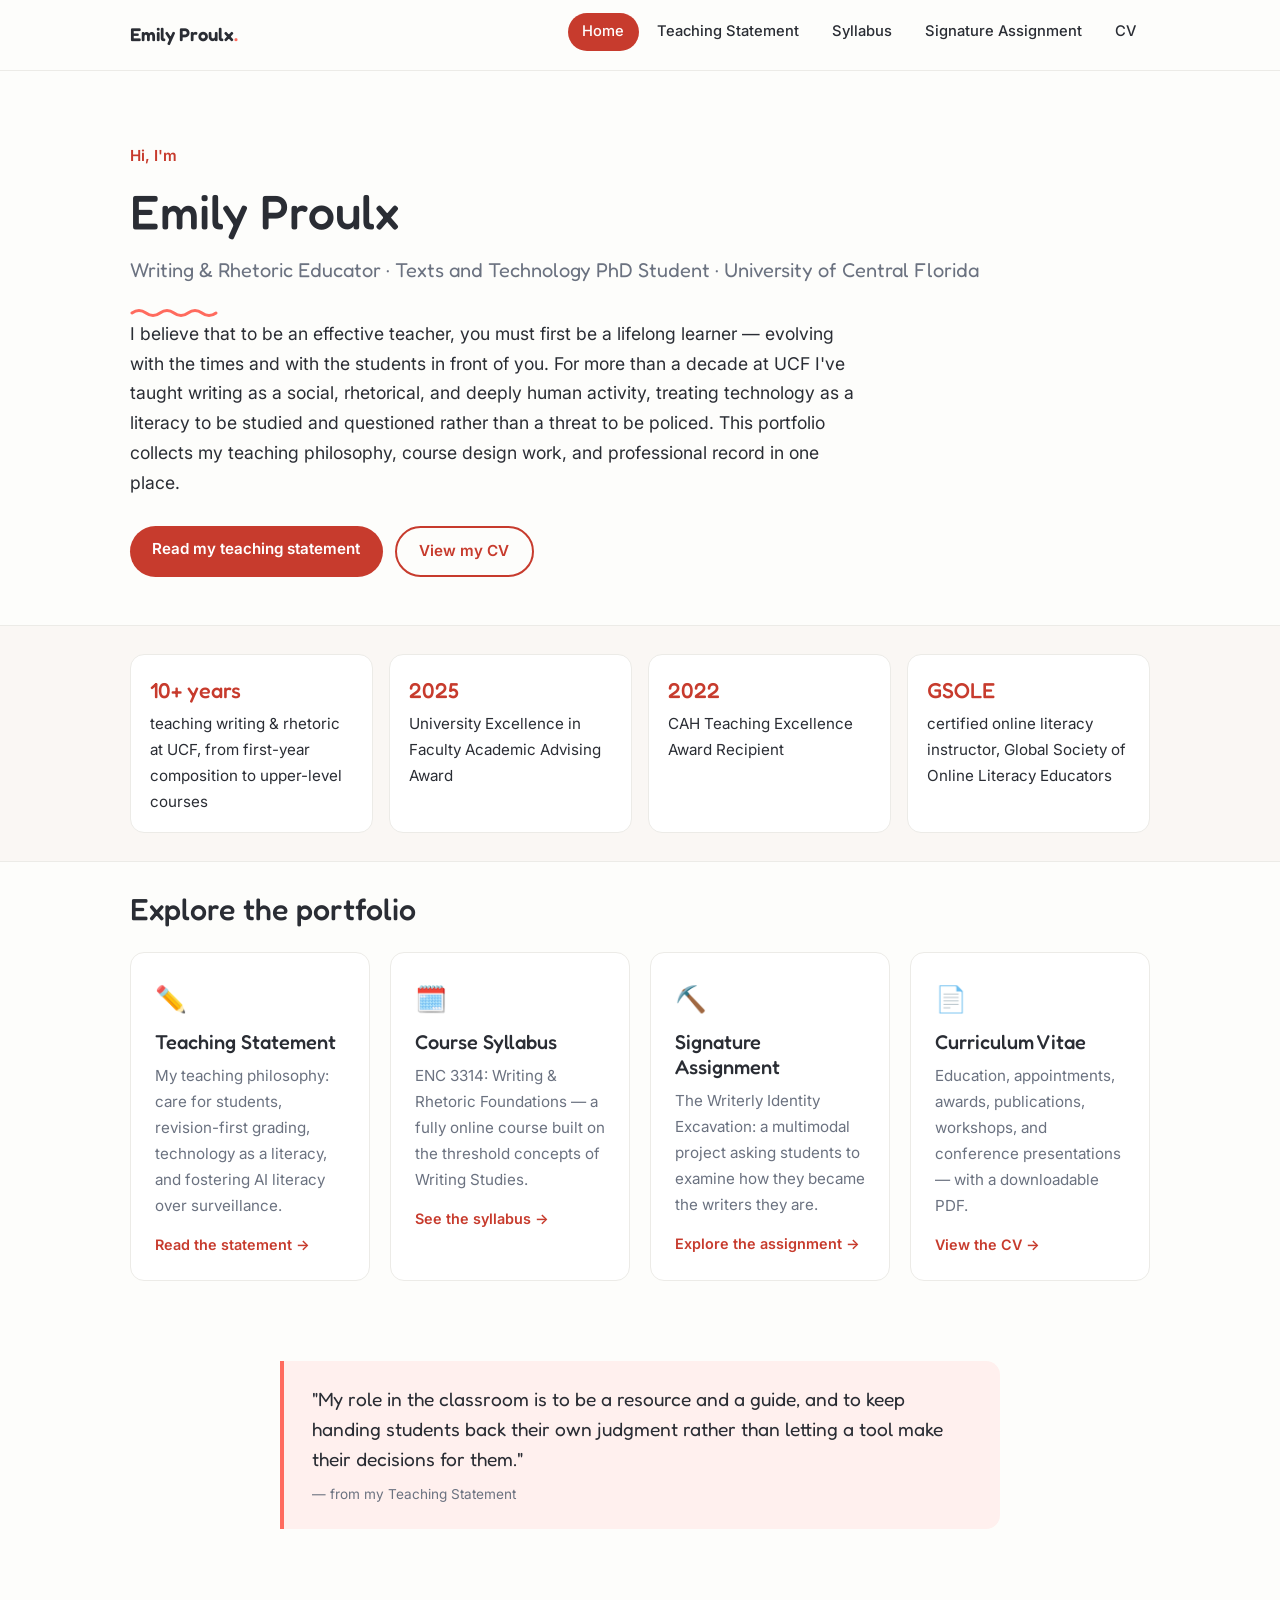
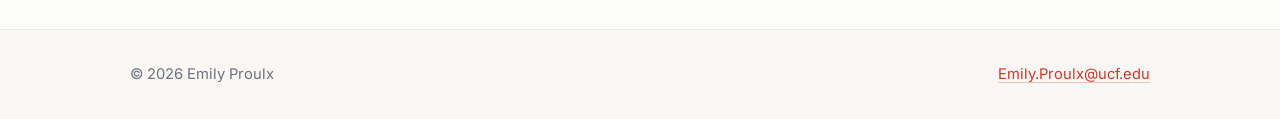
<file: index.html>
<!DOCTYPE html>
<html lang="en">
<head>
  <meta charset="UTF-8">
  <meta name="viewport" content="width=device-width, initial-scale=1.0">
  <title>Emily Proulx — Teaching e-Portfolio</title>
  <meta name="description" content="Teaching e-portfolio of Emily Proulx: writing and rhetoric educator at the University of Central Florida.">
  <link rel="preconnect" href="https://fonts.googleapis.com">
  <link rel="preconnect" href="https://fonts.gstatic.com" crossorigin>
  <link href="https://fonts.googleapis.com/css2?family=Fredoka:wght@400;500;600&family=Inter:wght@400;500;600;700&display=swap" rel="stylesheet">
  <link rel="stylesheet" href="css/style.css">
</head>
<body>

<a class="skip-link" href="#main">Skip to main content</a>

<nav class="site-nav" id="siteNav">
  <div class="nav-inner">
    <a class="nav-brand" href="index.html">Emily Proulx<span class="dot">.</span></a>
    <button class="nav-toggle" id="navToggle" aria-expanded="false" aria-controls="navLinks">Menu</button>
    <ul class="nav-links" id="navLinks">
      <li><a href="index.html" aria-current="page">Home</a></li>
      <li><a href="teaching-statement.html">Teaching Statement</a></li>
      <li><a href="syllabus.html">Syllabus</a></li>
      <li><a href="signature-assignment.html">Signature Assignment</a></li>
      <li><a href="cv.html">CV</a></li>
    </ul>
  </div>
</nav>

<main id="main">

<header class="hero">
  <div class="container">
    <p class="hello">Hi, I'm</p>
    <h1>Emily Proulx</h1>
    <p class="tagline">Writing &amp; Rhetoric Educator · Texts and Technology PhD Student · University of Central Florida</p>
    <svg class="squiggle" viewBox="0 0 88 12" aria-hidden="true"><path d="M2 6 Q 9 1 16 6 T 30 6 T 44 6 T 58 6 T 72 6 T 86 6"/></svg>
    <p class="intro">
      I believe that to be an effective teacher, you must first be a lifelong learner — evolving with the
      times and with the students in front of you. For more than a decade at UCF I've taught writing as
      a social, rhetorical, and deeply human activity, treating technology as a literacy to be studied
      and questioned rather than a threat to be policed. This portfolio collects my teaching philosophy,
      course design work, and professional record in one place.
    </p>
    <div class="cta-row">
      <a class="btn btn--primary" href="teaching-statement.html">Read my teaching statement</a>
      <a class="btn btn--ghost" href="cv.html">View my CV</a>
    </div>
  </div>
</header>

<section class="section-band">
  <div class="container">
    <ul class="highlights">
      <li><span class="big">10+ years</span> teaching writing &amp; rhetoric at UCF, from first-year composition to upper-level courses</li>
      <li><span class="big">2025</span> University Excellence in Faculty Academic Advising Award</li>
      <li><span class="big">2022</span> CAH Teaching Excellence Award Recipient</li>
      <li><span class="big">GSOLE</span> certified online literacy instructor, Global Society of Online Literacy Educators</li>
    </ul>
  </div>
</section>

<section>
  <div class="container">
    <h2>Explore the portfolio</h2>
    <div class="card-grid">
      <a class="card" href="teaching-statement.html">
        <span class="card-emoji" aria-hidden="true">✏️</span>
        <h3>Teaching Statement</h3>
        <p>My teaching philosophy: care for students, revision-first grading, technology as a literacy, and fostering AI literacy over surveillance.</p>
        <span class="card-go">Read the statement →</span>
      </a>
      <a class="card" href="syllabus.html">
        <span class="card-emoji" aria-hidden="true">🗓️</span>
        <h3>Course Syllabus</h3>
        <p>ENC 3314: Writing &amp; Rhetoric Foundations — a fully online course built on the threshold concepts of Writing Studies.</p>
        <span class="card-go">See the syllabus →</span>
      </a>
      <a class="card" href="signature-assignment.html">
        <span class="card-emoji" aria-hidden="true">⛏️</span>
        <h3>Signature Assignment</h3>
        <p>The Writerly Identity Excavation: a multimodal project asking students to examine how they became the writers they are.</p>
        <span class="card-go">Explore the assignment →</span>
      </a>
      <a class="card" href="cv.html">
        <span class="card-emoji" aria-hidden="true">📄</span>
        <h3>Curriculum Vitae</h3>
        <p>Education, appointments, awards, publications, workshops, and conference presentations — with a downloadable PDF.</p>
        <span class="card-go">View the CV →</span>
      </a>
    </div>
  </div>
</section>

<section>
  <div class="container">
    <blockquote class="pull-quote">
      "My role in the classroom is to be a resource and a guide, and to keep handing students back their
      own judgment rather than letting a tool make their decisions for them."
      <cite>— from my Teaching Statement</cite>
    </blockquote>
  </div>
</section>

</main>

<footer class="site-footer">
  <div class="footer-inner">
    <span>© 2026 Emily Proulx</span>
    <span><a href="mailto:Emily.Proulx@ucf.edu">Emily.Proulx@ucf.edu</a></span>
  </div>
</footer>

<script src="js/main.js"></script>
</body>
</html>
</file>
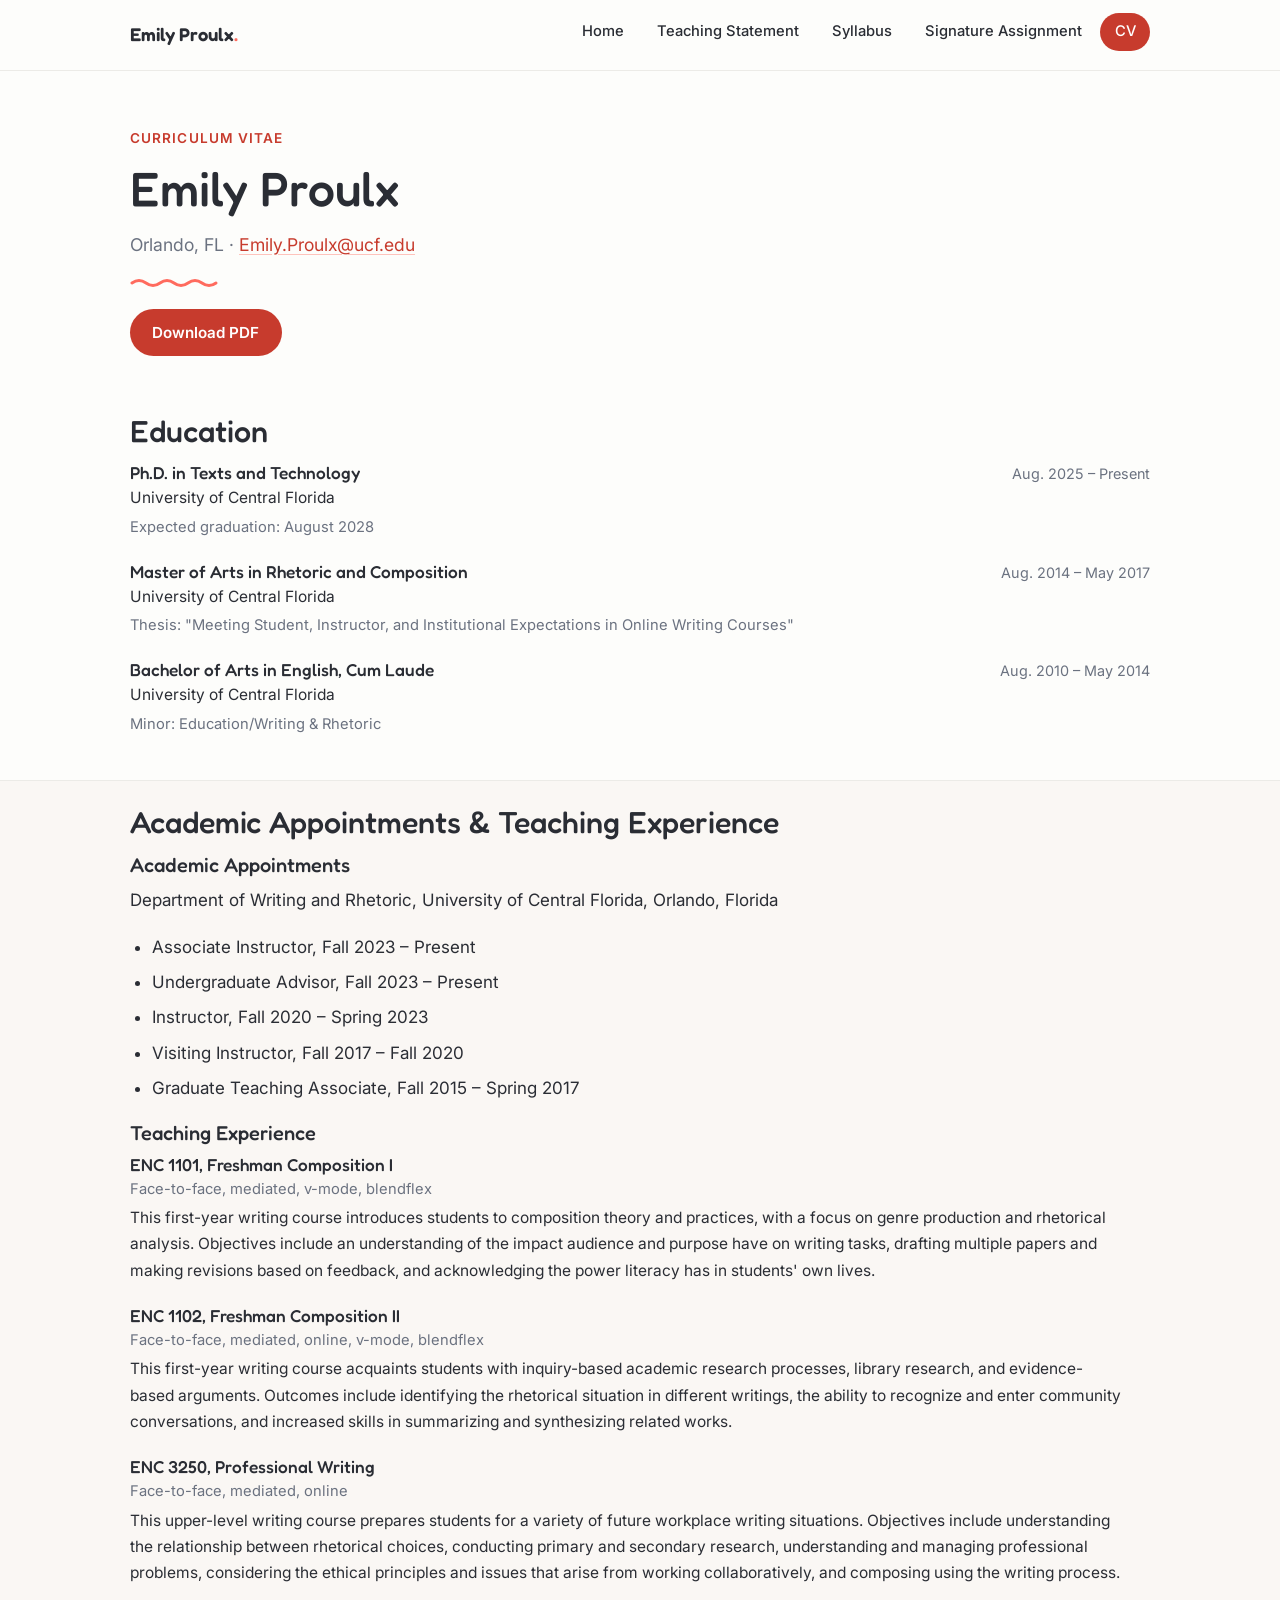
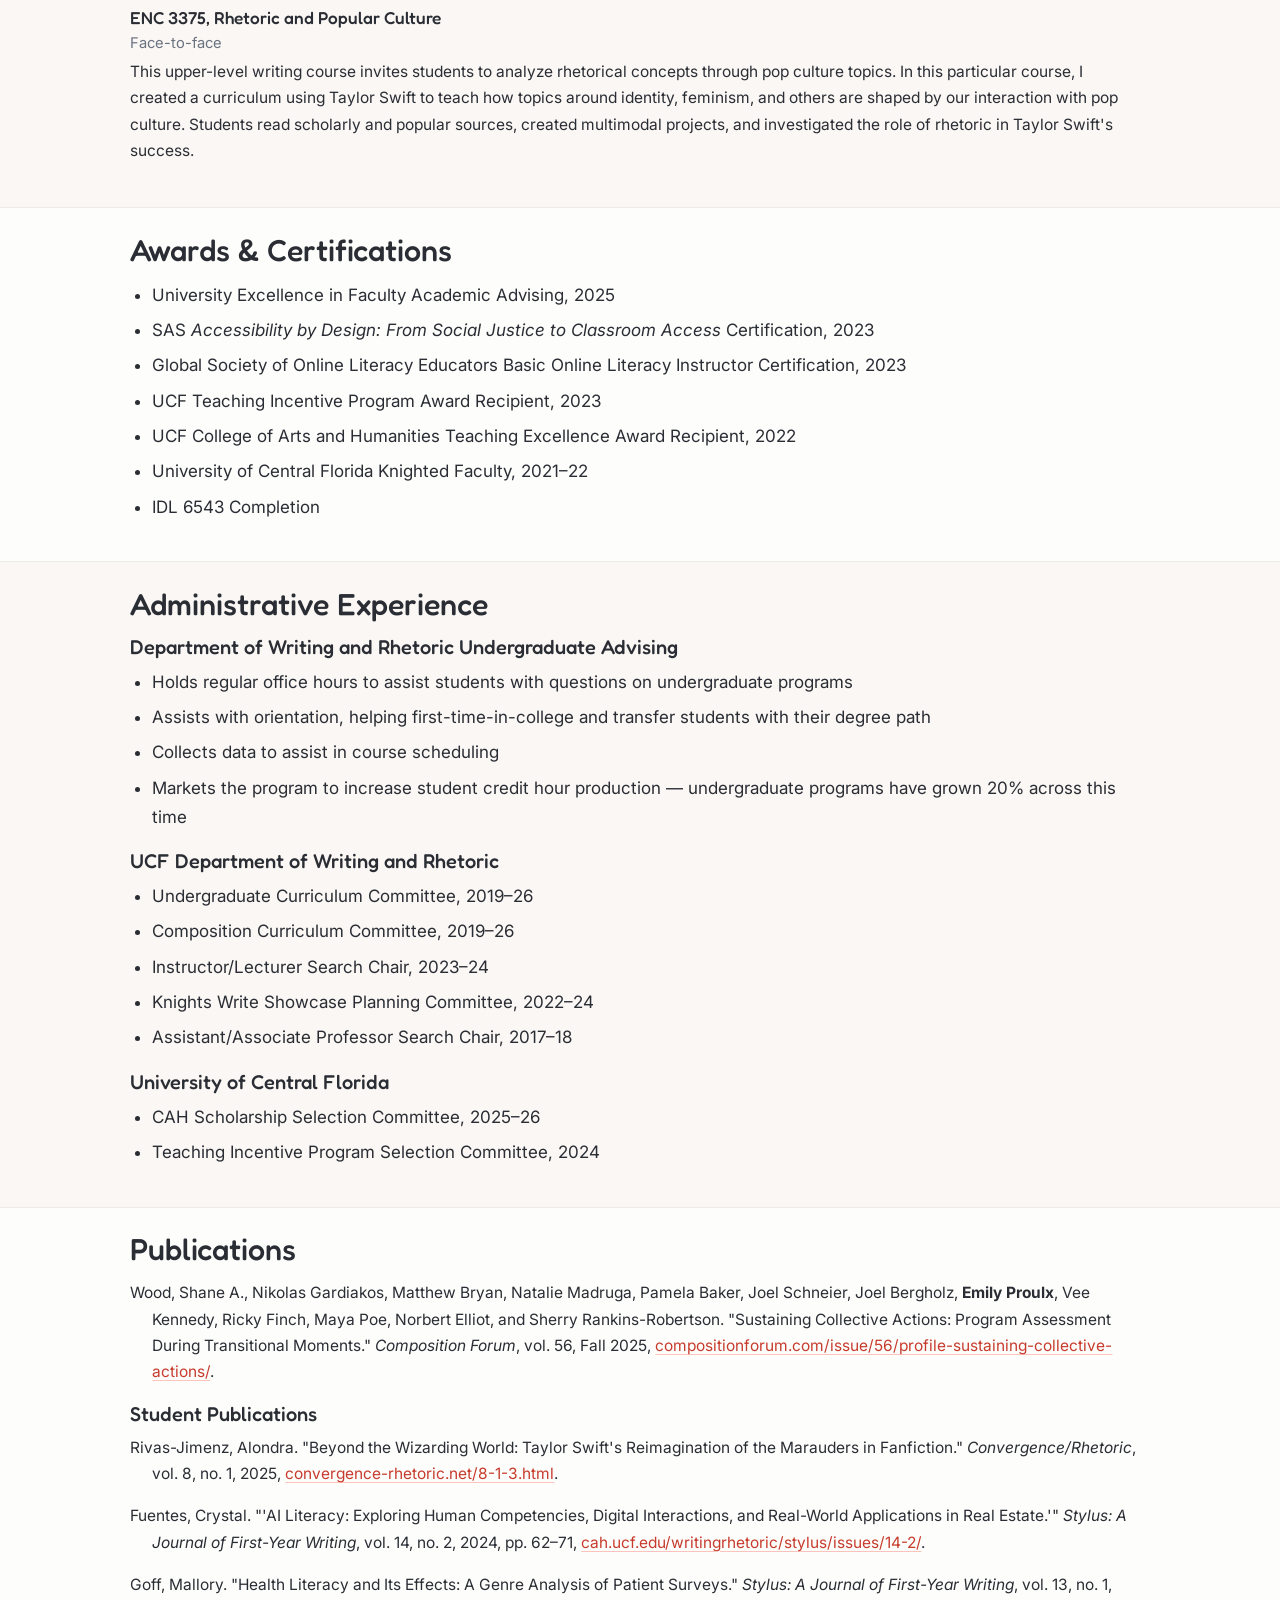
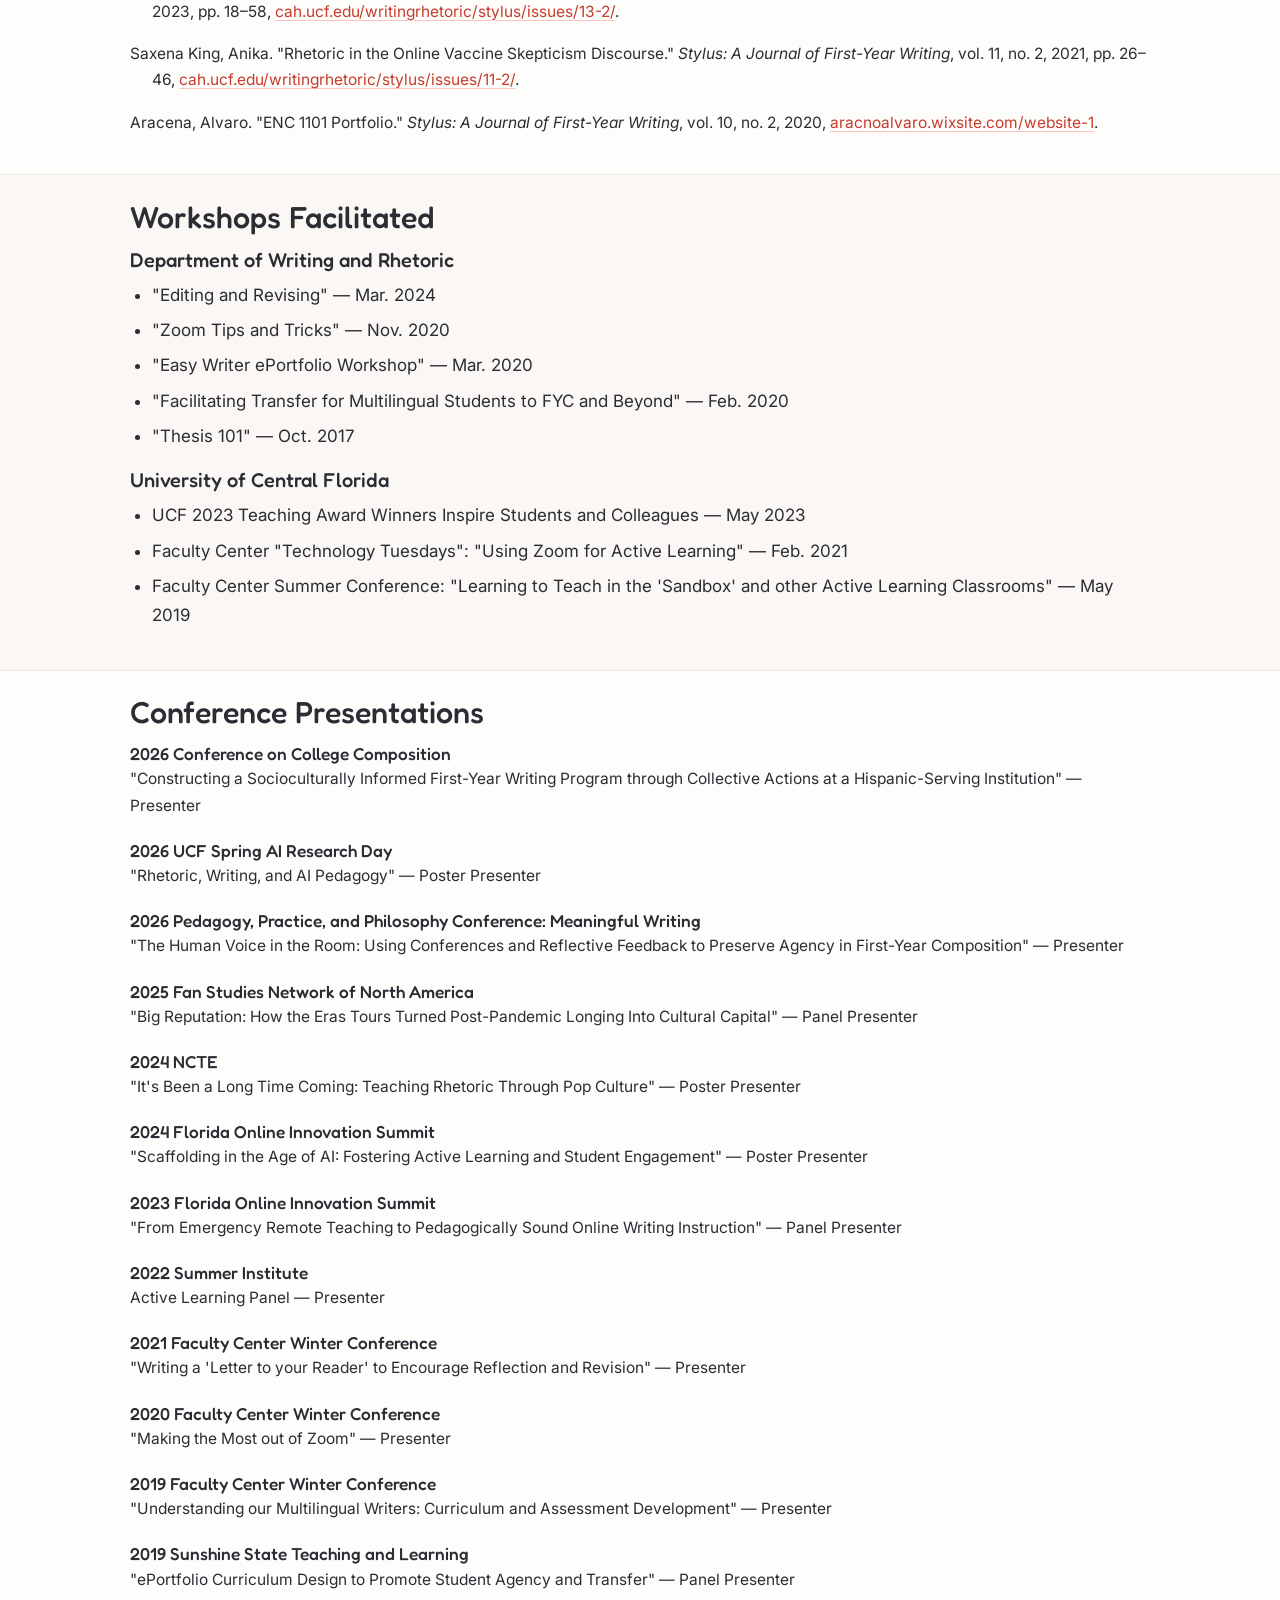
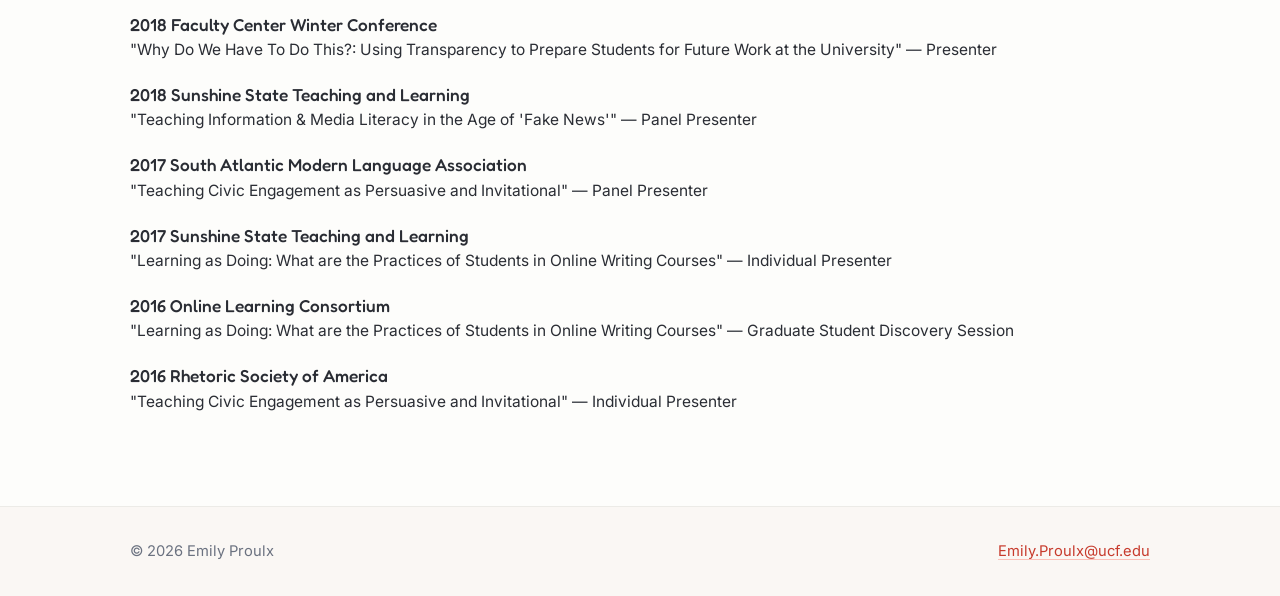
<file: cv.html>
<!DOCTYPE html>
<html lang="en">
<head>
  <meta charset="UTF-8">
  <meta name="viewport" content="width=device-width, initial-scale=1.0">
  <title>Curriculum Vitae — Emily Proulx</title>
  <meta name="description" content="Curriculum vitae of Emily Proulx: education, teaching experience, awards, publications, workshops, and conference presentations.">
  <link rel="preconnect" href="https://fonts.googleapis.com">
  <link rel="preconnect" href="https://fonts.gstatic.com" crossorigin>
  <link href="https://fonts.googleapis.com/css2?family=Fredoka:wght@400;500;600&family=Inter:wght@400;500;600;700&display=swap" rel="stylesheet">
  <link rel="stylesheet" href="css/style.css">
</head>
<body>

<a class="skip-link" href="#main">Skip to main content</a>

<nav class="site-nav" id="siteNav">
  <div class="nav-inner">
    <a class="nav-brand" href="index.html">Emily Proulx<span class="dot">.</span></a>
    <button class="nav-toggle" id="navToggle" aria-expanded="false" aria-controls="navLinks">Menu</button>
    <ul class="nav-links" id="navLinks">
      <li><a href="index.html">Home</a></li>
      <li><a href="teaching-statement.html">Teaching Statement</a></li>
      <li><a href="syllabus.html">Syllabus</a></li>
      <li><a href="signature-assignment.html">Signature Assignment</a></li>
      <li><a href="cv.html" aria-current="page">CV</a></li>
    </ul>
  </div>
</nav>

<header class="page-header">
  <div class="container">
    <p class="kicker">Curriculum Vitae</p>
    <h1>Emily Proulx</h1>
    <p class="lede">Orlando, FL · <a href="mailto:Emily.Proulx@ucf.edu">Emily.Proulx@ucf.edu</a></p>
    <svg class="squiggle" viewBox="0 0 88 12" aria-hidden="true"><path d="M2 6 Q 9 1 16 6 T 30 6 T 44 6 T 58 6 T 72 6 T 86 6"/></svg>
    <p style="margin-top: 1.25rem;">
      <a class="btn btn--primary" href="assets/Emily-Proulx-CV.pdf" download>Download PDF</a>
    </p>
  </div>
</header>

<main id="main">
  <section class="cv-section">
    <div class="container">
      <h2>Education</h2>
      <div class="cv-entry">
        <div class="what">
          <h3>Ph.D. in Texts and Technology</h3>
          <p>University of Central Florida</p>
          <p class="detail">Expected graduation: August 2028</p>
        </div>
        <span class="when">Aug. 2025 – Present</span>
      </div>
      <div class="cv-entry">
        <div class="what">
          <h3>Master of Arts in Rhetoric and Composition</h3>
          <p>University of Central Florida</p>
          <p class="detail">Thesis: "Meeting Student, Instructor, and Institutional Expectations in Online Writing Courses"</p>
        </div>
        <span class="when">Aug. 2014 – May 2017</span>
      </div>
      <div class="cv-entry">
        <div class="what">
          <h3>Bachelor of Arts in English, Cum Laude</h3>
          <p>University of Central Florida</p>
          <p class="detail">Minor: Education/Writing &amp; Rhetoric</p>
        </div>
        <span class="when">Aug. 2010 – May 2014</span>
      </div>
    </div>
  </section>

  <section class="cv-section section-band">
    <div class="container">
      <h2>Academic Appointments &amp; Teaching Experience</h2>

      <h3>Academic Appointments</h3>
      <p>Department of Writing and Rhetoric, University of Central Florida, Orlando, Florida</p>
      <ul>
        <li>Associate Instructor, Fall 2023 – Present</li>
        <li>Undergraduate Advisor, Fall 2023 – Present</li>
        <li>Instructor, Fall 2020 – Spring 2023</li>
        <li>Visiting Instructor, Fall 2017 – Fall 2020</li>
        <li>Graduate Teaching Associate, Fall 2015 – Spring 2017</li>
      </ul>

      <h3>Teaching Experience</h3>
      <div class="cv-entry">
        <div class="what">
          <h3>ENC 1101, Freshman Composition I</h3>
          <p class="detail">Face-to-face, mediated, v-mode, blendflex</p>
          <p>
            This first-year writing course introduces students to composition theory and practices,
            with a focus on genre production and rhetorical analysis. Objectives include an
            understanding of the impact audience and purpose have on writing tasks, drafting multiple
            papers and making revisions based on feedback, and acknowledging the power literacy has in
            students' own lives.
          </p>
        </div>
      </div>
      <div class="cv-entry">
        <div class="what">
          <h3>ENC 1102, Freshman Composition II</h3>
          <p class="detail">Face-to-face, mediated, online, v-mode, blendflex</p>
          <p>
            This first-year writing course acquaints students with inquiry-based academic research
            processes, library research, and evidence-based arguments. Outcomes include identifying
            the rhetorical situation in different writings, the ability to recognize and enter
            community conversations, and increased skills in summarizing and synthesizing related
            works.
          </p>
        </div>
      </div>
      <div class="cv-entry">
        <div class="what">
          <h3>ENC 3250, Professional Writing</h3>
          <p class="detail">Face-to-face, mediated, online</p>
          <p>
            This upper-level writing course prepares students for a variety of future workplace
            writing situations. Objectives include understanding the relationship between rhetorical
            choices, conducting primary and secondary research, understanding and managing
            professional problems, considering the ethical principles and issues that arise from
            working collaboratively, and composing using the writing process.
          </p>
        </div>
      </div>
      <div class="cv-entry">
        <div class="what">
          <h3>ENC 3375, Rhetoric and Popular Culture</h3>
          <p class="detail">Face-to-face</p>
          <p>
            This upper-level writing course invites students to analyze rhetorical concepts through
            pop culture topics. In this particular course, I created a curriculum using Taylor Swift
            to teach how topics around identity, feminism, and others are shaped by our interaction
            with pop culture. Students read scholarly and popular sources, created multimodal
            projects, and investigated the role of rhetoric in Taylor Swift's success.
          </p>
        </div>
      </div>
    </div>
  </section>

  <section class="cv-section">
    <div class="container">
      <h2>Awards &amp; Certifications</h2>
      <ul>
        <li>University Excellence in Faculty Academic Advising, 2025</li>
        <li>SAS <em>Accessibility by Design: From Social Justice to Classroom Access</em> Certification, 2023</li>
        <li>Global Society of Online Literacy Educators Basic Online Literacy Instructor Certification, 2023</li>
        <li>UCF Teaching Incentive Program Award Recipient, 2023</li>
        <li>UCF College of Arts and Humanities Teaching Excellence Award Recipient, 2022</li>
        <li>University of Central Florida Knighted Faculty, 2021–22</li>
        <li>IDL 6543 Completion</li>
      </ul>
    </div>
  </section>

  <section class="cv-section section-band">
    <div class="container">
      <h2>Administrative Experience</h2>

      <h3>Department of Writing and Rhetoric Undergraduate Advising</h3>
      <ul>
        <li>Holds regular office hours to assist students with questions on undergraduate programs</li>
        <li>Assists with orientation, helping first-time-in-college and transfer students with their degree path</li>
        <li>Collects data to assist in course scheduling</li>
        <li>Markets the program to increase student credit hour production — undergraduate programs have grown 20% across this time</li>
      </ul>

      <h3>UCF Department of Writing and Rhetoric</h3>
      <ul>
        <li>Undergraduate Curriculum Committee, 2019–26</li>
        <li>Composition Curriculum Committee, 2019–26</li>
        <li>Instructor/Lecturer Search Chair, 2023–24</li>
        <li>Knights Write Showcase Planning Committee, 2022–24</li>
        <li>Assistant/Associate Professor Search Chair, 2017–18</li>
      </ul>

      <h3>University of Central Florida</h3>
      <ul>
        <li>CAH Scholarship Selection Committee, 2025–26</li>
        <li>Teaching Incentive Program Selection Committee, 2024</li>
      </ul>
    </div>
  </section>

  <section class="cv-section">
    <div class="container">
      <h2>Publications</h2>
      <p class="pub">
        Wood, Shane A., Nikolas Gardiakos, Matthew Bryan, Natalie Madruga, Pamela Baker, Joel
        Schneier, Joel Bergholz, <strong>Emily Proulx</strong>, Vee Kennedy, Ricky Finch, Maya Poe,
        Norbert Elliot, and Sherry Rankins-Robertson. "Sustaining Collective Actions: Program
        Assessment During Transitional Moments." <em>Composition Forum</em>, vol. 56, Fall 2025,
        <a href="https://compositionforum.com/issue/56/profile-sustaining-collective-actions/">compositionforum.com/issue/56/profile-sustaining-collective-actions/</a>.
      </p>

      <h3>Student Publications</h3>
      <p class="pub">
        Rivas-Jimenz, Alondra. "Beyond the Wizarding World: Taylor Swift's Reimagination of the
        Marauders in Fanfiction." <em>Convergence/Rhetoric</em>, vol. 8, no. 1, 2025,
        <a href="https://convergence-rhetoric.net/8-1-3.html">convergence-rhetoric.net/8-1-3.html</a>.
      </p>
      <p class="pub">
        Fuentes, Crystal. "'AI Literacy: Exploring Human Competencies, Digital Interactions, and
        Real-World Applications in Real Estate.'" <em>Stylus: A Journal of First-Year Writing</em>,
        vol. 14, no. 2, 2024, pp. 62–71,
        <a href="https://cah.ucf.edu/writingrhetoric/stylus/issues/14-2/ai-literacy-exploring-humancompetencies-digital-interactions-and-real-world-applications-in-real-estate/">cah.ucf.edu/writingrhetoric/stylus/issues/14-2/</a>.
      </p>
      <p class="pub">
        Goff, Mallory. "Health Literacy and Its Effects: A Genre Analysis of Patient Surveys."
        <em>Stylus: A Journal of First-Year Writing</em>, vol. 13, no. 1, 2023, pp. 18–58,
        <a href="https://cah.ucf.edu/writingrhetoric/stylus/issues/13-2/health-literacy-and-its-effects-a-genre-analysisof-patient-surveys/">cah.ucf.edu/writingrhetoric/stylus/issues/13-2/</a>.
      </p>
      <p class="pub">
        Saxena King, Anika. "Rhetoric in the Online Vaccine Skepticism Discourse." <em>Stylus: A
        Journal of First-Year Writing</em>, vol. 11, no. 2, 2021, pp. 26–46,
        <a href="https://cah.ucf.edu/writingrhetoric/stylus/issues/11-2/rhetoric-in-the-online-vaccine-skepticism-discourse/">cah.ucf.edu/writingrhetoric/stylus/issues/11-2/</a>.
      </p>
      <p class="pub">
        Aracena, Alvaro. "ENC 1101 Portfolio." <em>Stylus: A Journal of First-Year Writing</em>,
        vol. 10, no. 2, 2020,
        <a href="https://aracnoalvaro.wixsite.com/website-1">aracnoalvaro.wixsite.com/website-1</a>.
      </p>
    </div>
  </section>

  <section class="cv-section section-band">
    <div class="container">
      <h2>Workshops Facilitated</h2>

      <h3>Department of Writing and Rhetoric</h3>
      <ul>
        <li>"Editing and Revising" — Mar. 2024</li>
        <li>"Zoom Tips and Tricks" — Nov. 2020</li>
        <li>"Easy Writer ePortfolio Workshop" — Mar. 2020</li>
        <li>"Facilitating Transfer for Multilingual Students to FYC and Beyond" — Feb. 2020</li>
        <li>"Thesis 101" — Oct. 2017</li>
      </ul>

      <h3>University of Central Florida</h3>
      <ul>
        <li>UCF 2023 Teaching Award Winners Inspire Students and Colleagues — May 2023</li>
        <li>Faculty Center "Technology Tuesdays": "Using Zoom for Active Learning" — Feb. 2021</li>
        <li>Faculty Center Summer Conference: "Learning to Teach in the 'Sandbox' and other Active Learning Classrooms" — May 2019</li>
      </ul>
    </div>
  </section>

  <section class="cv-section">
    <div class="container">
      <h2>Conference Presentations</h2>
      <div class="cv-entry"><div class="what"><h3>2026 Conference on College Composition</h3><p>"Constructing a Socioculturally Informed First-Year Writing Program through Collective Actions at a Hispanic-Serving Institution" — Presenter</p></div></div>
      <div class="cv-entry"><div class="what"><h3>2026 UCF Spring AI Research Day</h3><p>"Rhetoric, Writing, and AI Pedagogy" — Poster Presenter</p></div></div>
      <div class="cv-entry"><div class="what"><h3>2026 Pedagogy, Practice, and Philosophy Conference: Meaningful Writing</h3><p>"The Human Voice in the Room: Using Conferences and Reflective Feedback to Preserve Agency in First-Year Composition" — Presenter</p></div></div>
      <div class="cv-entry"><div class="what"><h3>2025 Fan Studies Network of North America</h3><p>"Big Reputation: How the Eras Tours Turned Post-Pandemic Longing Into Cultural Capital" — Panel Presenter</p></div></div>
      <div class="cv-entry"><div class="what"><h3>2024 NCTE</h3><p>"It's Been a Long Time Coming: Teaching Rhetoric Through Pop Culture" — Poster Presenter</p></div></div>
      <div class="cv-entry"><div class="what"><h3>2024 Florida Online Innovation Summit</h3><p>"Scaffolding in the Age of AI: Fostering Active Learning and Student Engagement" — Poster Presenter</p></div></div>
      <div class="cv-entry"><div class="what"><h3>2023 Florida Online Innovation Summit</h3><p>"From Emergency Remote Teaching to Pedagogically Sound Online Writing Instruction" — Panel Presenter</p></div></div>
      <div class="cv-entry"><div class="what"><h3>2022 Summer Institute</h3><p>Active Learning Panel — Presenter</p></div></div>
      <div class="cv-entry"><div class="what"><h3>2021 Faculty Center Winter Conference</h3><p>"Writing a 'Letter to your Reader' to Encourage Reflection and Revision" — Presenter</p></div></div>
      <div class="cv-entry"><div class="what"><h3>2020 Faculty Center Winter Conference</h3><p>"Making the Most out of Zoom" — Presenter</p></div></div>
      <div class="cv-entry"><div class="what"><h3>2019 Faculty Center Winter Conference</h3><p>"Understanding our Multilingual Writers: Curriculum and Assessment Development" — Presenter</p></div></div>
      <div class="cv-entry"><div class="what"><h3>2019 Sunshine State Teaching and Learning</h3><p>"ePortfolio Curriculum Design to Promote Student Agency and Transfer" — Panel Presenter</p></div></div>
      <div class="cv-entry"><div class="what"><h3>2018 Faculty Center Winter Conference</h3><p>"Why Do We Have To Do This?: Using Transparency to Prepare Students for Future Work at the University" — Presenter</p></div></div>
      <div class="cv-entry"><div class="what"><h3>2018 Sunshine State Teaching and Learning</h3><p>"Teaching Information &amp; Media Literacy in the Age of 'Fake News'" — Panel Presenter</p></div></div>
      <div class="cv-entry"><div class="what"><h3>2017 South Atlantic Modern Language Association</h3><p>"Teaching Civic Engagement as Persuasive and Invitational" — Panel Presenter</p></div></div>
      <div class="cv-entry"><div class="what"><h3>2017 Sunshine State Teaching and Learning</h3><p>"Learning as Doing: What are the Practices of Students in Online Writing Courses" — Individual Presenter</p></div></div>
      <div class="cv-entry"><div class="what"><h3>2016 Online Learning Consortium</h3><p>"Learning as Doing: What are the Practices of Students in Online Writing Courses" — Graduate Student Discovery Session</p></div></div>
      <div class="cv-entry"><div class="what"><h3>2016 Rhetoric Society of America</h3><p>"Teaching Civic Engagement as Persuasive and Invitational" — Individual Presenter</p></div></div>
    </div>
  </section>
</main>

<footer class="site-footer">
  <div class="footer-inner">
    <span>© 2026 Emily Proulx</span>
    <span><a href="mailto:Emily.Proulx@ucf.edu">Emily.Proulx@ucf.edu</a></span>
  </div>
</footer>

<script src="js/main.js"></script>
</body>
</html>
</file>
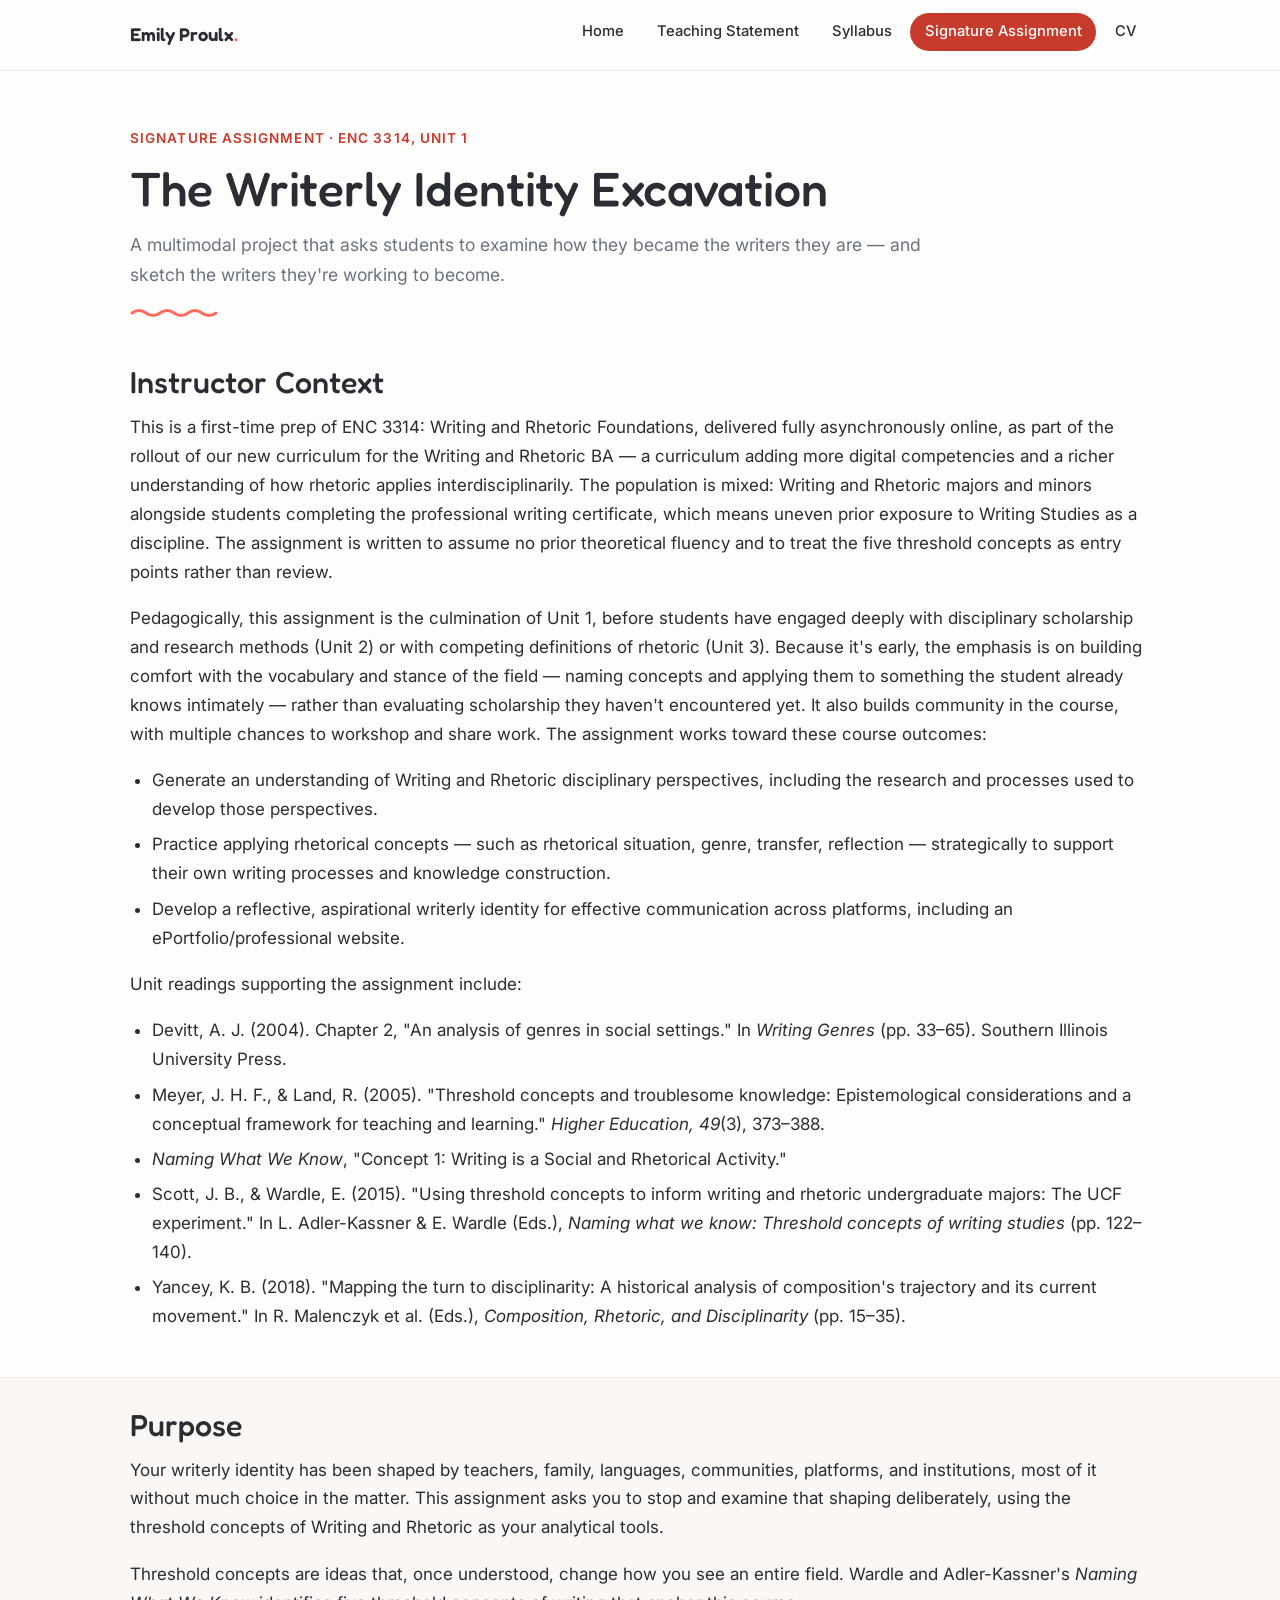
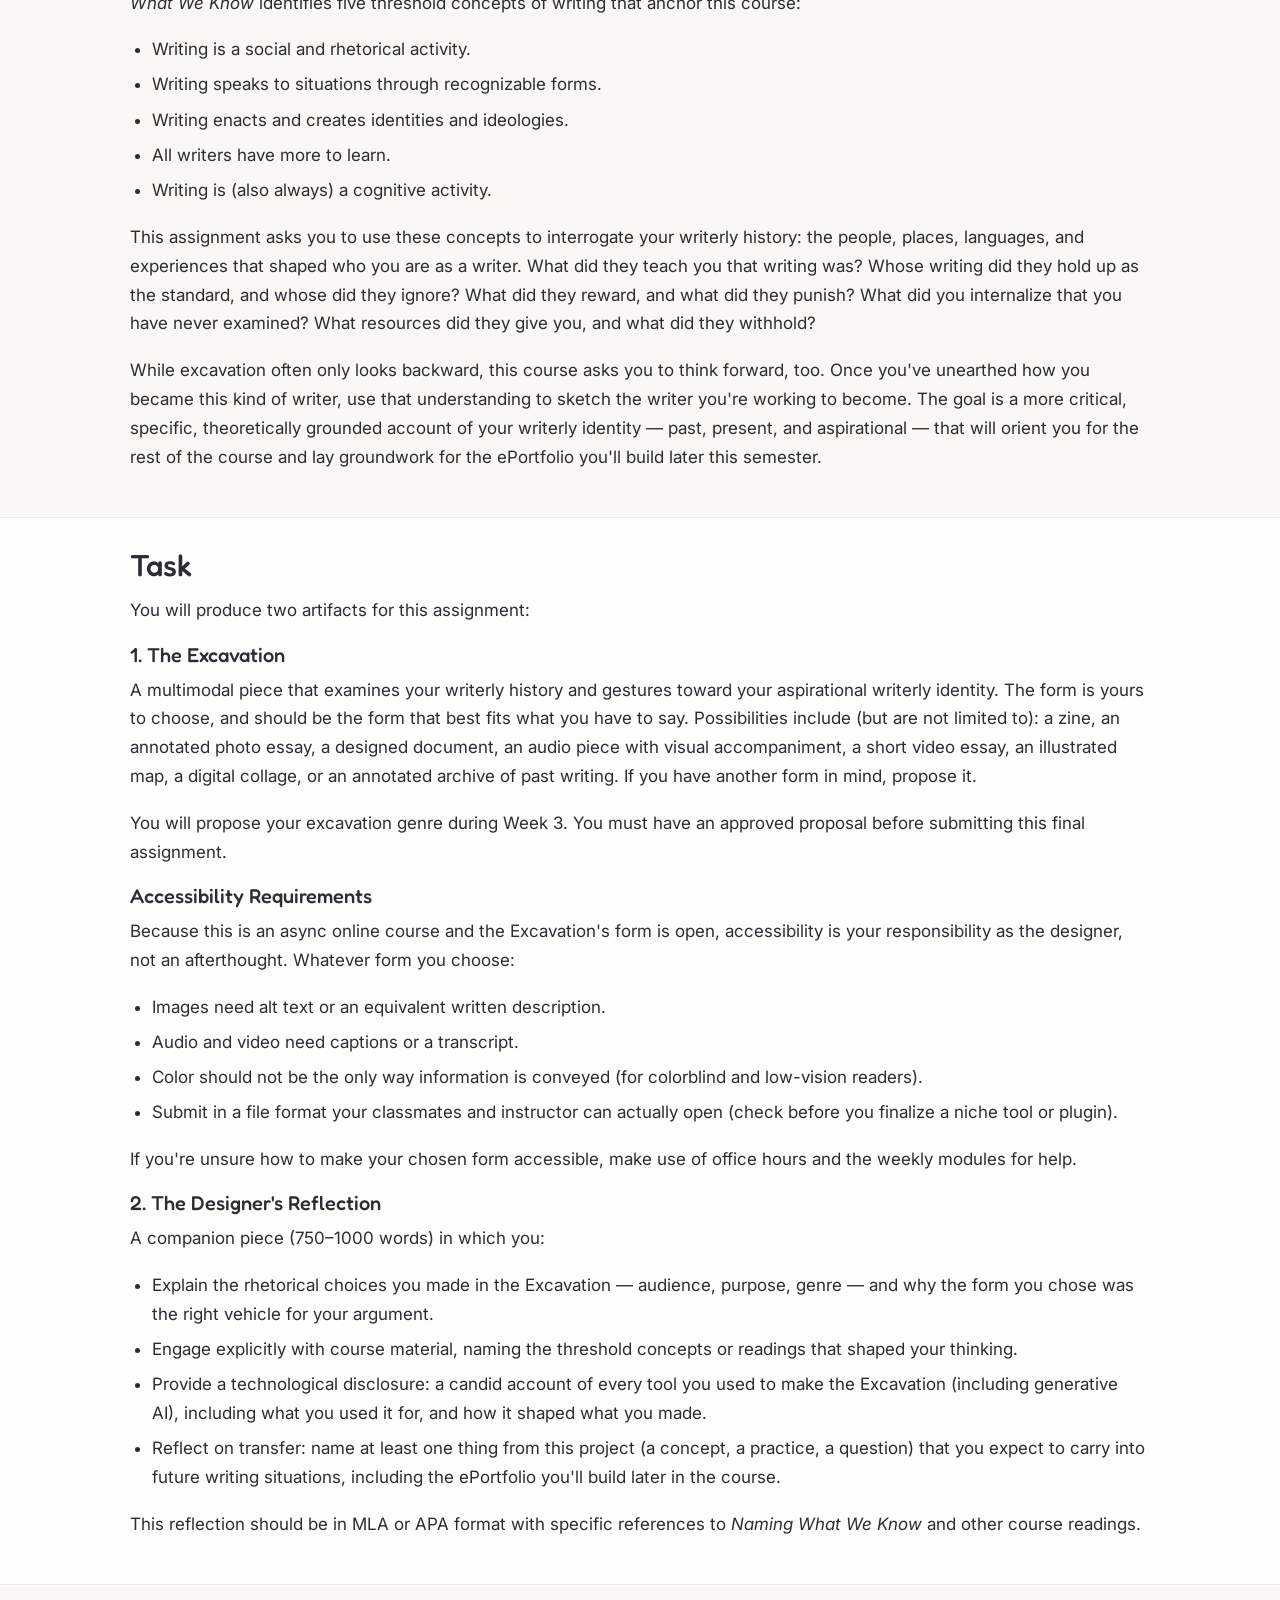
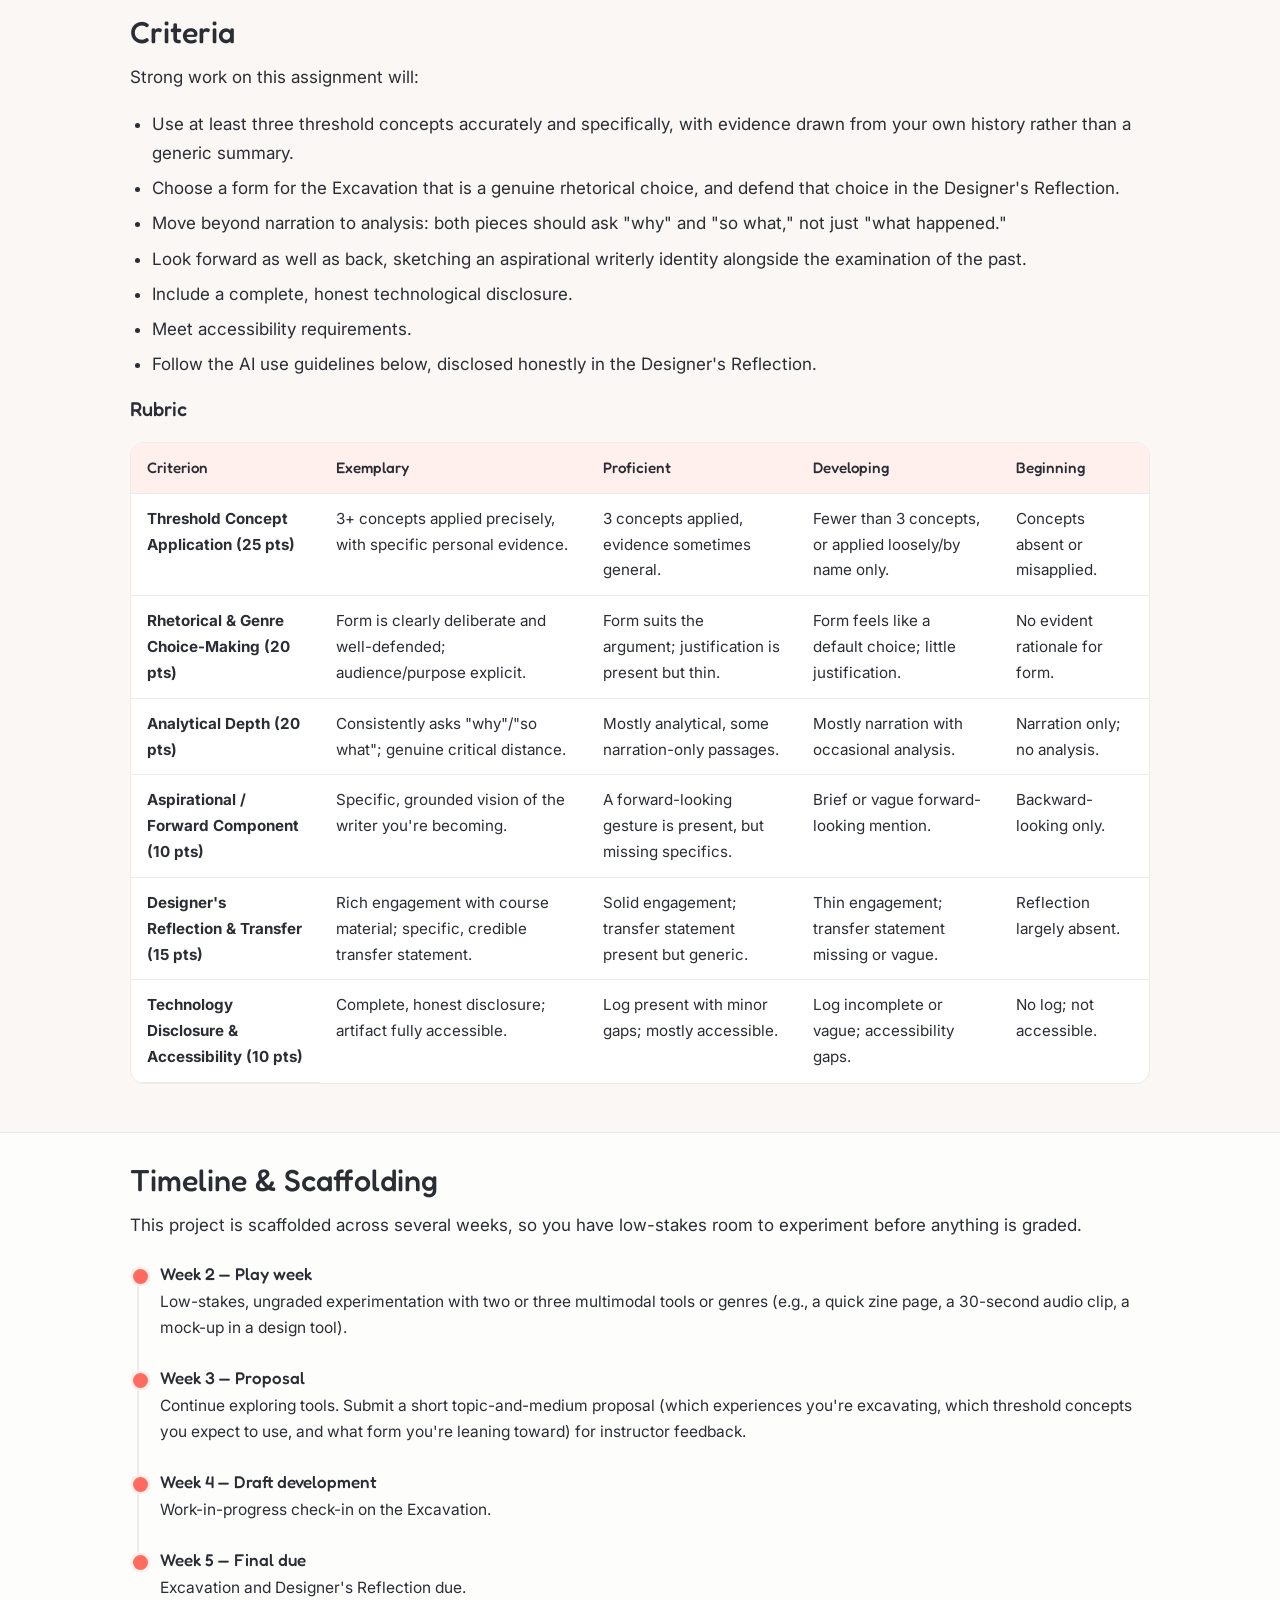
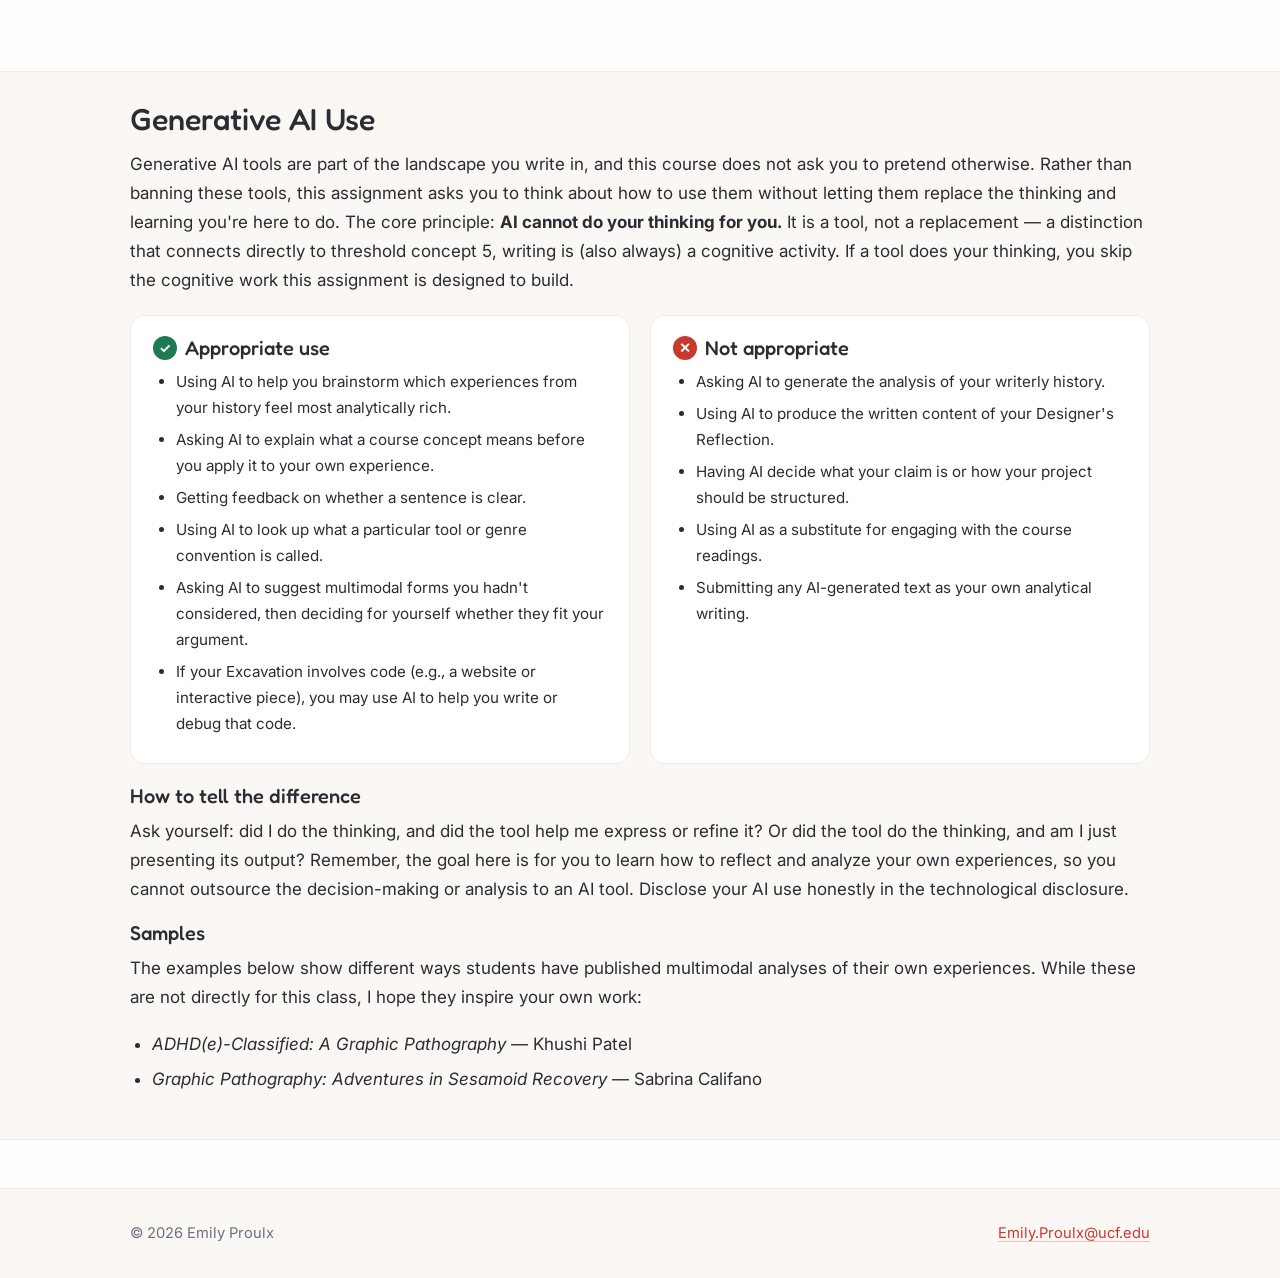
<file: signature-assignment.html>
<!DOCTYPE html>
<html lang="en">
<head>
  <meta charset="UTF-8">
  <meta name="viewport" content="width=device-width, initial-scale=1.0">
  <title>Signature Assignment — Emily Proulx</title>
  <meta name="description" content="The Writerly Identity Excavation: signature assignment for ENC 3314 Writing & Rhetoric Foundations, designed by Emily Proulx.">
  <link rel="preconnect" href="https://fonts.googleapis.com">
  <link rel="preconnect" href="https://fonts.gstatic.com" crossorigin>
  <link href="https://fonts.googleapis.com/css2?family=Fredoka:wght@400;500;600&family=Inter:wght@400;500;600;700&display=swap" rel="stylesheet">
  <link rel="stylesheet" href="css/style.css">
</head>
<body>

<a class="skip-link" href="#main">Skip to main content</a>

<nav class="site-nav" id="siteNav">
  <div class="nav-inner">
    <a class="nav-brand" href="index.html">Emily Proulx<span class="dot">.</span></a>
    <button class="nav-toggle" id="navToggle" aria-expanded="false" aria-controls="navLinks">Menu</button>
    <ul class="nav-links" id="navLinks">
      <li><a href="index.html">Home</a></li>
      <li><a href="teaching-statement.html">Teaching Statement</a></li>
      <li><a href="syllabus.html">Syllabus</a></li>
      <li><a href="signature-assignment.html" aria-current="page">Signature Assignment</a></li>
      <li><a href="cv.html">CV</a></li>
    </ul>
  </div>
</nav>

<header class="page-header">
  <div class="container">
    <p class="kicker">Signature Assignment · ENC 3314, Unit 1</p>
    <h1>The Writerly Identity Excavation</h1>
    <p class="lede">A multimodal project that asks students to examine how they became the writers they are — and sketch the writers they're working to become.</p>
    <svg class="squiggle" viewBox="0 0 88 12" aria-hidden="true"><path d="M2 6 Q 9 1 16 6 T 30 6 T 44 6 T 58 6 T 72 6 T 86 6"/></svg>
  </div>
</header>

<main id="main">
  <section>
    <div class="container">
      <h2>Instructor Context</h2>
      <p>
        This is a first-time prep of ENC 3314: Writing and Rhetoric Foundations, delivered fully
        asynchronously online, as part of the rollout of our new curriculum for the Writing and
        Rhetoric BA — a curriculum adding more digital competencies and a richer understanding of how
        rhetoric applies interdisciplinarily. The population is mixed: Writing and Rhetoric majors and
        minors alongside students completing the professional writing certificate, which means uneven
        prior exposure to Writing Studies as a discipline. The assignment is written to assume no prior
        theoretical fluency and to treat the five threshold concepts as entry points rather than
        review.
      </p>
      <p>
        Pedagogically, this assignment is the culmination of Unit 1, before students have engaged
        deeply with disciplinary scholarship and research methods (Unit 2) or with competing
        definitions of rhetoric (Unit 3). Because it's early, the emphasis is on building comfort with
        the vocabulary and stance of the field — naming concepts and applying them to something the
        student already knows intimately — rather than evaluating scholarship they haven't encountered
        yet. It also builds community in the course, with multiple chances to workshop and share work.
        The assignment works toward these course outcomes:
      </p>
      <ul>
        <li>Generate an understanding of Writing and Rhetoric disciplinary perspectives, including the research and processes used to develop those perspectives.</li>
        <li>Practice applying rhetorical concepts — such as rhetorical situation, genre, transfer, reflection — strategically to support their own writing processes and knowledge construction.</li>
        <li>Develop a reflective, aspirational writerly identity for effective communication across platforms, including an ePortfolio/professional website.</li>
      </ul>
      <p>Unit readings supporting the assignment include:</p>
      <ul>
        <li>Devitt, A. J. (2004). Chapter 2, "An analysis of genres in social settings." In <em>Writing Genres</em> (pp. 33–65). Southern Illinois University Press.</li>
        <li>Meyer, J. H. F., &amp; Land, R. (2005). "Threshold concepts and troublesome knowledge: Epistemological considerations and a conceptual framework for teaching and learning." <em>Higher Education, 49</em>(3), 373–388.</li>
        <li><em>Naming What We Know</em>, "Concept 1: Writing is a Social and Rhetorical Activity."</li>
        <li>Scott, J. B., &amp; Wardle, E. (2015). "Using threshold concepts to inform writing and rhetoric undergraduate majors: The UCF experiment." In L. Adler-Kassner &amp; E. Wardle (Eds.), <em>Naming what we know: Threshold concepts of writing studies</em> (pp. 122–140).</li>
        <li>Yancey, K. B. (2018). "Mapping the turn to disciplinarity: A historical analysis of composition's trajectory and its current movement." In R. Malenczyk et al. (Eds.), <em>Composition, Rhetoric, and Disciplinarity</em> (pp. 15–35).</li>
      </ul>
    </div>
  </section>

  <section class="section-band">
    <div class="container">
      <h2>Purpose</h2>
      <p>
        Your writerly identity has been shaped by teachers, family, languages, communities, platforms,
        and institutions, most of it without much choice in the matter. This assignment asks you to
        stop and examine that shaping deliberately, using the threshold concepts of Writing and
        Rhetoric as your analytical tools.
      </p>
      <p>
        Threshold concepts are ideas that, once understood, change how you see an entire field. Wardle
        and Adler-Kassner's <em>Naming What We Know</em> identifies five threshold concepts of writing
        that anchor this course:
      </p>
      <ul>
        <li>Writing is a social and rhetorical activity.</li>
        <li>Writing speaks to situations through recognizable forms.</li>
        <li>Writing enacts and creates identities and ideologies.</li>
        <li>All writers have more to learn.</li>
        <li>Writing is (also always) a cognitive activity.</li>
      </ul>
      <p>
        This assignment asks you to use these concepts to interrogate your writerly history: the
        people, places, languages, and experiences that shaped who you are as a writer. What did they
        teach you that writing was? Whose writing did they hold up as the standard, and whose did they
        ignore? What did they reward, and what did they punish? What did you internalize that you have
        never examined? What resources did they give you, and what did they withhold?
      </p>
      <p>
        While excavation often only looks backward, this course asks you to think forward, too. Once
        you've unearthed how you became this kind of writer, use that understanding to sketch the
        writer you're working to become. The goal is a more critical, specific, theoretically grounded
        account of your writerly identity — past, present, and aspirational — that will orient you for
        the rest of the course and lay groundwork for the ePortfolio you'll build later this semester.
      </p>
    </div>
  </section>

  <section>
    <div class="container">
      <h2>Task</h2>
      <p>You will produce two artifacts for this assignment:</p>

      <h3>1. The Excavation</h3>
      <p>
        A multimodal piece that examines your writerly history and gestures toward your aspirational
        writerly identity. The form is yours to choose, and should be the form that best fits what you
        have to say. Possibilities include (but are not limited to): a zine, an annotated photo essay,
        a designed document, an audio piece with visual accompaniment, a short video essay, an
        illustrated map, a digital collage, or an annotated archive of past writing. If you have
        another form in mind, propose it.
      </p>
      <p>
        You will propose your excavation genre during Week 3. You must have an approved proposal before
        submitting this final assignment.
      </p>

      <h3>Accessibility Requirements</h3>
      <p>
        Because this is an async online course and the Excavation's form is open, accessibility is your
        responsibility as the designer, not an afterthought. Whatever form you choose:
      </p>
      <ul>
        <li>Images need alt text or an equivalent written description.</li>
        <li>Audio and video need captions or a transcript.</li>
        <li>Color should not be the only way information is conveyed (for colorblind and low-vision readers).</li>
        <li>Submit in a file format your classmates and instructor can actually open (check before you finalize a niche tool or plugin).</li>
      </ul>
      <p>If you're unsure how to make your chosen form accessible, make use of office hours and the weekly modules for help.</p>

      <h3>2. The Designer's Reflection</h3>
      <p>A companion piece (750–1000 words) in which you:</p>
      <ul>
        <li>Explain the rhetorical choices you made in the Excavation — audience, purpose, genre — and why the form you chose was the right vehicle for your argument.</li>
        <li>Engage explicitly with course material, naming the threshold concepts or readings that shaped your thinking.</li>
        <li>Provide a technological disclosure: a candid account of every tool you used to make the Excavation (including generative AI), including what you used it for, and how it shaped what you made.</li>
        <li>Reflect on transfer: name at least one thing from this project (a concept, a practice, a question) that you expect to carry into future writing situations, including the ePortfolio you'll build later in the course.</li>
      </ul>
      <p>This reflection should be in MLA or APA format with specific references to <em>Naming What We Know</em> and other course readings.</p>
    </div>
  </section>

  <section class="section-band">
    <div class="container">
      <h2>Criteria</h2>
      <p>Strong work on this assignment will:</p>
      <ul>
        <li>Use at least three threshold concepts accurately and specifically, with evidence drawn from your own history rather than a generic summary.</li>
        <li>Choose a form for the Excavation that is a genuine rhetorical choice, and defend that choice in the Designer's Reflection.</li>
        <li>Move beyond narration to analysis: both pieces should ask "why" and "so what," not just "what happened."</li>
        <li>Look forward as well as back, sketching an aspirational writerly identity alongside the examination of the past.</li>
        <li>Include a complete, honest technological disclosure.</li>
        <li>Meet accessibility requirements.</li>
        <li>Follow the AI use guidelines below, disclosed honestly in the Designer's Reflection.</li>
      </ul>

      <h3>Rubric</h3>
      <div class="table-wrap" tabindex="0" role="region" aria-label="Assignment rubric, scrollable">
        <table class="rubric-table">
          <thead>
            <tr><th scope="col">Criterion</th><th scope="col">Exemplary</th><th scope="col">Proficient</th><th scope="col">Developing</th><th scope="col">Beginning</th></tr>
          </thead>
          <tbody>
            <tr>
              <th scope="row"><strong>Threshold Concept Application</strong> (25 pts)</th>
              <td>3+ concepts applied precisely, with specific personal evidence.</td>
              <td>3 concepts applied, evidence sometimes general.</td>
              <td>Fewer than 3 concepts, or applied loosely/by name only.</td>
              <td>Concepts absent or misapplied.</td>
            </tr>
            <tr>
              <th scope="row"><strong>Rhetorical &amp; Genre Choice-Making</strong> (20 pts)</th>
              <td>Form is clearly deliberate and well-defended; audience/purpose explicit.</td>
              <td>Form suits the argument; justification is present but thin.</td>
              <td>Form feels like a default choice; little justification.</td>
              <td>No evident rationale for form.</td>
            </tr>
            <tr>
              <th scope="row"><strong>Analytical Depth</strong> (20 pts)</th>
              <td>Consistently asks "why"/"so what"; genuine critical distance.</td>
              <td>Mostly analytical, some narration-only passages.</td>
              <td>Mostly narration with occasional analysis.</td>
              <td>Narration only; no analysis.</td>
            </tr>
            <tr>
              <th scope="row"><strong>Aspirational / Forward Component</strong> (10 pts)</th>
              <td>Specific, grounded vision of the writer you're becoming.</td>
              <td>A forward-looking gesture is present, but missing specifics.</td>
              <td>Brief or vague forward-looking mention.</td>
              <td>Backward-looking only.</td>
            </tr>
            <tr>
              <th scope="row"><strong>Designer's Reflection &amp; Transfer</strong> (15 pts)</th>
              <td>Rich engagement with course material; specific, credible transfer statement.</td>
              <td>Solid engagement; transfer statement present but generic.</td>
              <td>Thin engagement; transfer statement missing or vague.</td>
              <td>Reflection largely absent.</td>
            </tr>
            <tr>
              <th scope="row"><strong>Technology Disclosure &amp; Accessibility</strong> (10 pts)</th>
              <td>Complete, honest disclosure; artifact fully accessible.</td>
              <td>Log present with minor gaps; mostly accessible.</td>
              <td>Log incomplete or vague; accessibility gaps.</td>
              <td>No log; not accessible.</td>
            </tr>
          </tbody>
        </table>
      </div>
    </div>
  </section>

  <section>
    <div class="container">
      <h2>Timeline &amp; Scaffolding</h2>
      <p>
        This project is scaffolded across several weeks, so you have low-stakes room to experiment
        before anything is graded.
      </p>
      <ol class="timeline">
        <li>
          <span class="when">Week 2 — Play week</span>
          <p>Low-stakes, ungraded experimentation with two or three multimodal tools or genres (e.g., a quick zine page, a 30-second audio clip, a mock-up in a design tool).</p>
        </li>
        <li>
          <span class="when">Week 3 — Proposal</span>
          <p>Continue exploring tools. Submit a short topic-and-medium proposal (which experiences you're excavating, which threshold concepts you expect to use, and what form you're leaning toward) for instructor feedback.</p>
        </li>
        <li>
          <span class="when">Week 4 — Draft development</span>
          <p>Work-in-progress check-in on the Excavation.</p>
        </li>
        <li>
          <span class="when">Week 5 — Final due</span>
          <p>Excavation and Designer's Reflection due.</p>
        </li>
      </ol>
    </div>
  </section>

  <section class="section-band">
    <div class="container">
      <h2>Generative AI Use</h2>
      <p>
        Generative AI tools are part of the landscape you write in, and this course does not ask you to
        pretend otherwise. Rather than banning these tools, this assignment asks you to think about how
        to use them without letting them replace the thinking and learning you're here to do. The core
        principle: <strong>AI cannot do your thinking for you.</strong> It is a tool, not a replacement
        — a distinction that connects directly to threshold concept 5, writing is (also always) a
        cognitive activity. If a tool does your thinking, you skip the cognitive work this assignment
        is designed to build.
      </p>

      <div class="policy-cols">
        <div class="do-list">
          <h3><span class="mark">✓</span> Appropriate use</h3>
          <ul>
            <li>Using AI to help you brainstorm which experiences from your history feel most analytically rich.</li>
            <li>Asking AI to explain what a course concept means before you apply it to your own experience.</li>
            <li>Getting feedback on whether a sentence is clear.</li>
            <li>Using AI to look up what a particular tool or genre convention is called.</li>
            <li>Asking AI to suggest multimodal forms you hadn't considered, then deciding for yourself whether they fit your argument.</li>
            <li>If your Excavation involves code (e.g., a website or interactive piece), you may use AI to help you write or debug that code.</li>
          </ul>
        </div>
        <div class="dont-list">
          <h3><span class="mark">✕</span> Not appropriate</h3>
          <ul>
            <li>Asking AI to generate the analysis of your writerly history.</li>
            <li>Using AI to produce the written content of your Designer's Reflection.</li>
            <li>Having AI decide what your claim is or how your project should be structured.</li>
            <li>Using AI as a substitute for engaging with the course readings.</li>
            <li>Submitting any AI-generated text as your own analytical writing.</li>
          </ul>
        </div>
      </div>

      <h3>How to tell the difference</h3>
      <p>
        Ask yourself: did I do the thinking, and did the tool help me express or refine it? Or did the
        tool do the thinking, and am I just presenting its output? Remember, the goal here is for you
        to learn how to reflect and analyze your own experiences, so you cannot outsource the
        decision-making or analysis to an AI tool. Disclose your AI use honestly in the technological
        disclosure.
      </p>

      <h3>Samples</h3>
      <p>
        The examples below show different ways students have published multimodal analyses of their own
        experiences. While these are not directly for this class, I hope they inspire your own work:
      </p>
      <ul>
        <li><em>ADHD(e)-Classified: A Graphic Pathography</em> — Khushi Patel</li>
        <li><em>Graphic Pathography: Adventures in Sesamoid Recovery</em> — Sabrina Califano</li>
      </ul>
    </div>
  </section>
</main>

<footer class="site-footer">
  <div class="footer-inner">
    <span>© 2026 Emily Proulx</span>
    <span><a href="mailto:Emily.Proulx@ucf.edu">Emily.Proulx@ucf.edu</a></span>
  </div>
</footer>

<script src="js/main.js"></script>
</body>
</html>
</file>
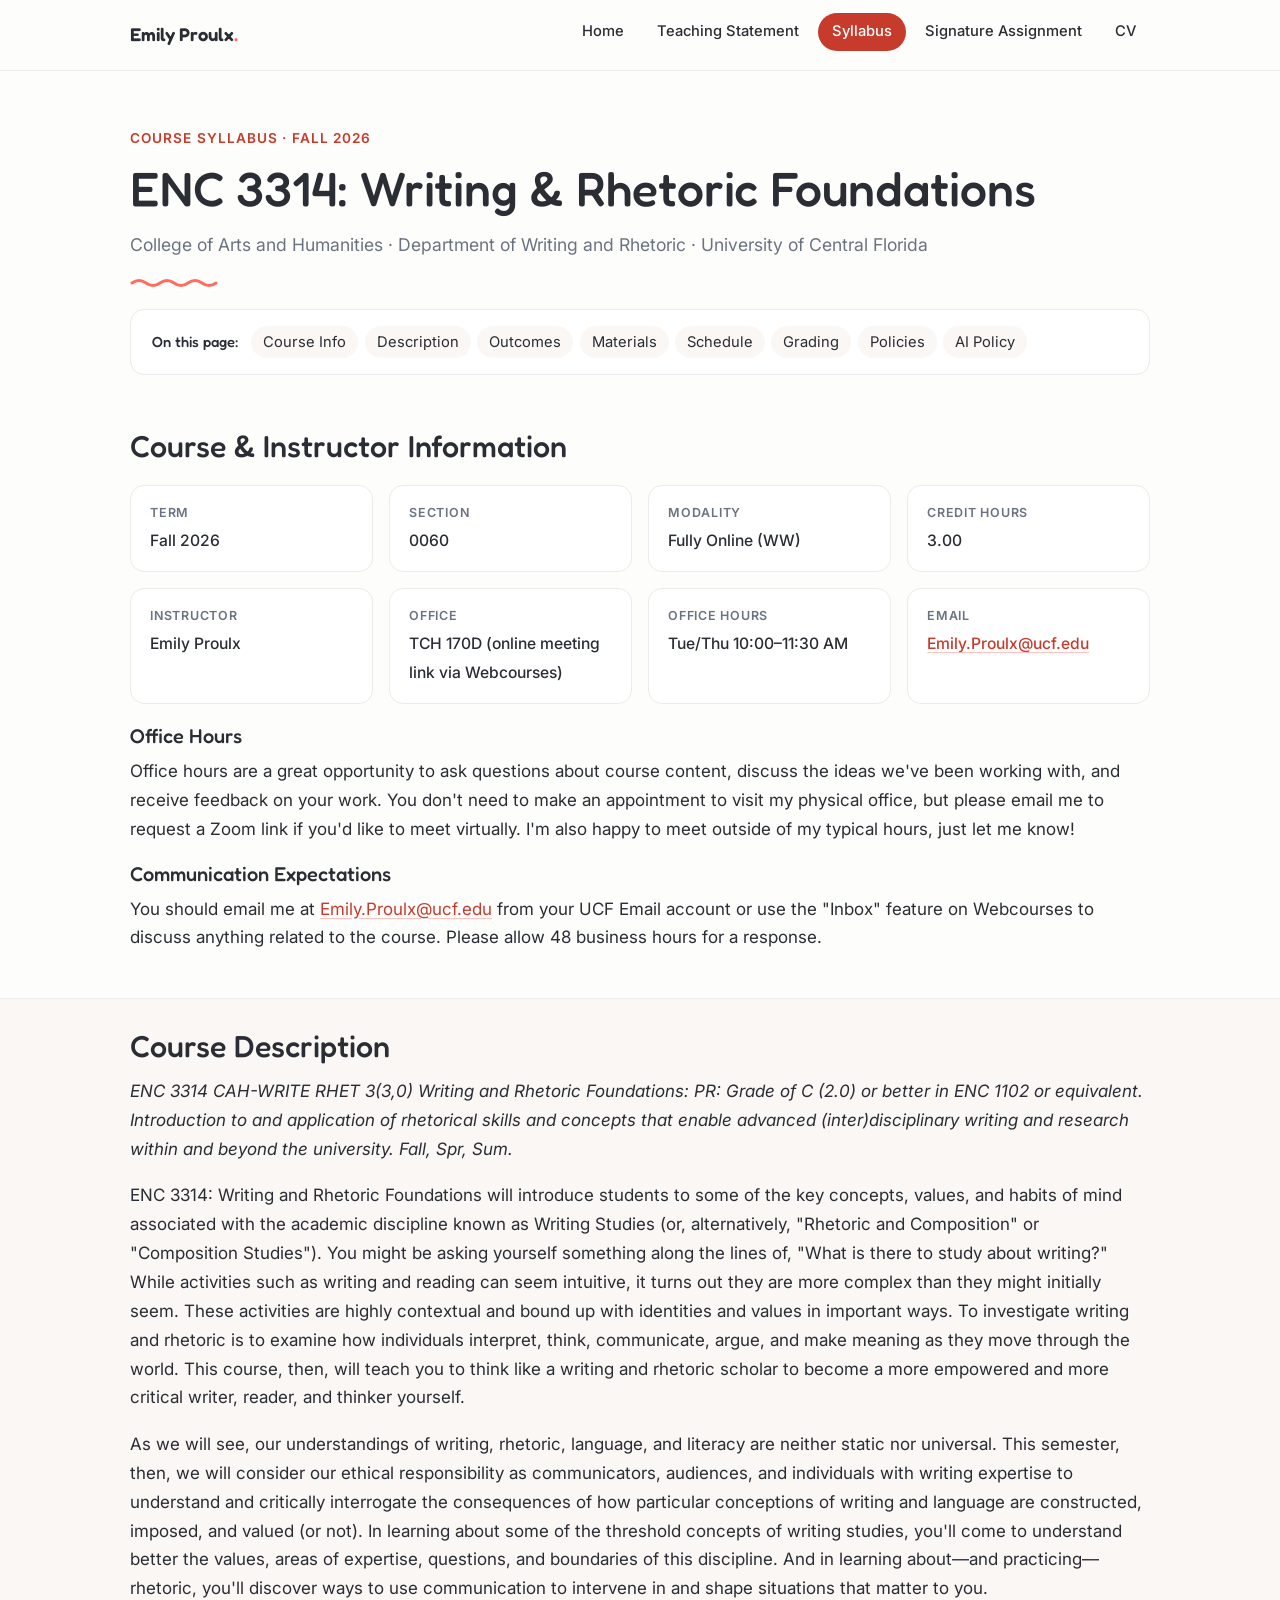
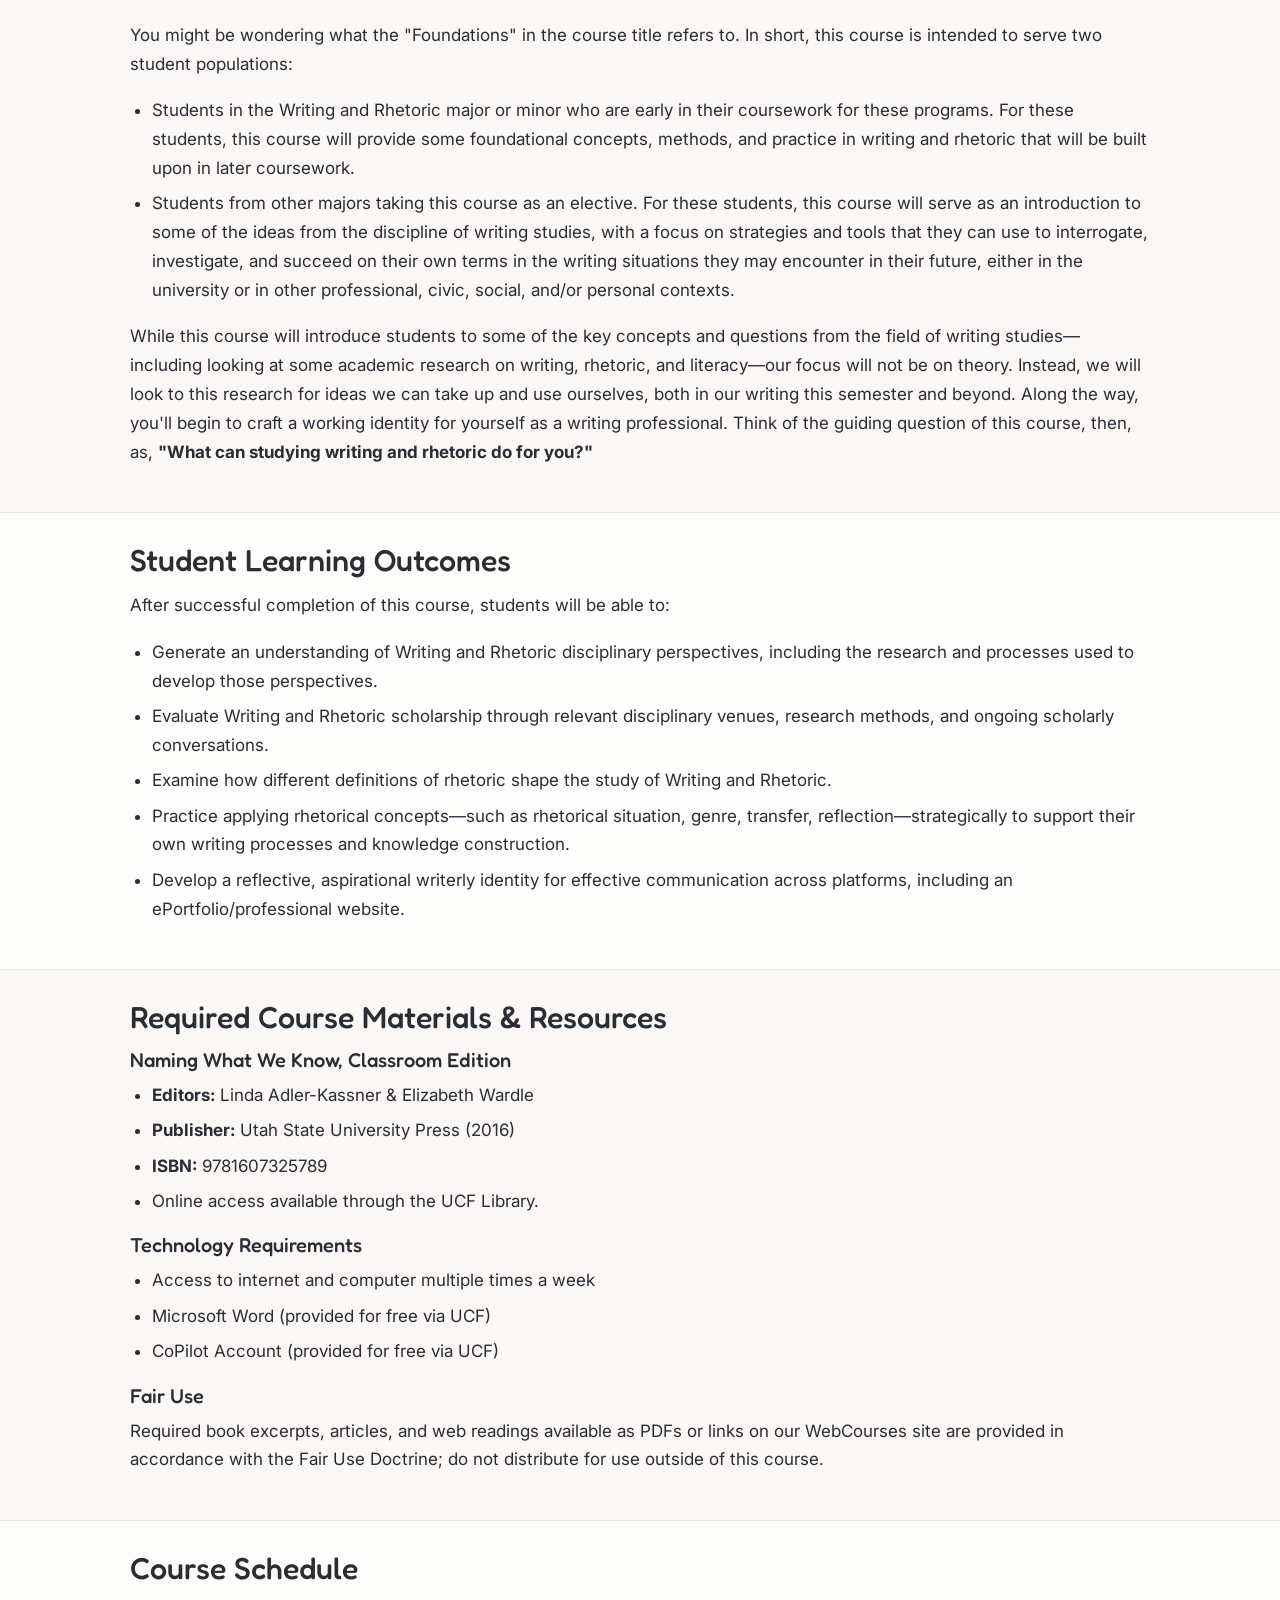
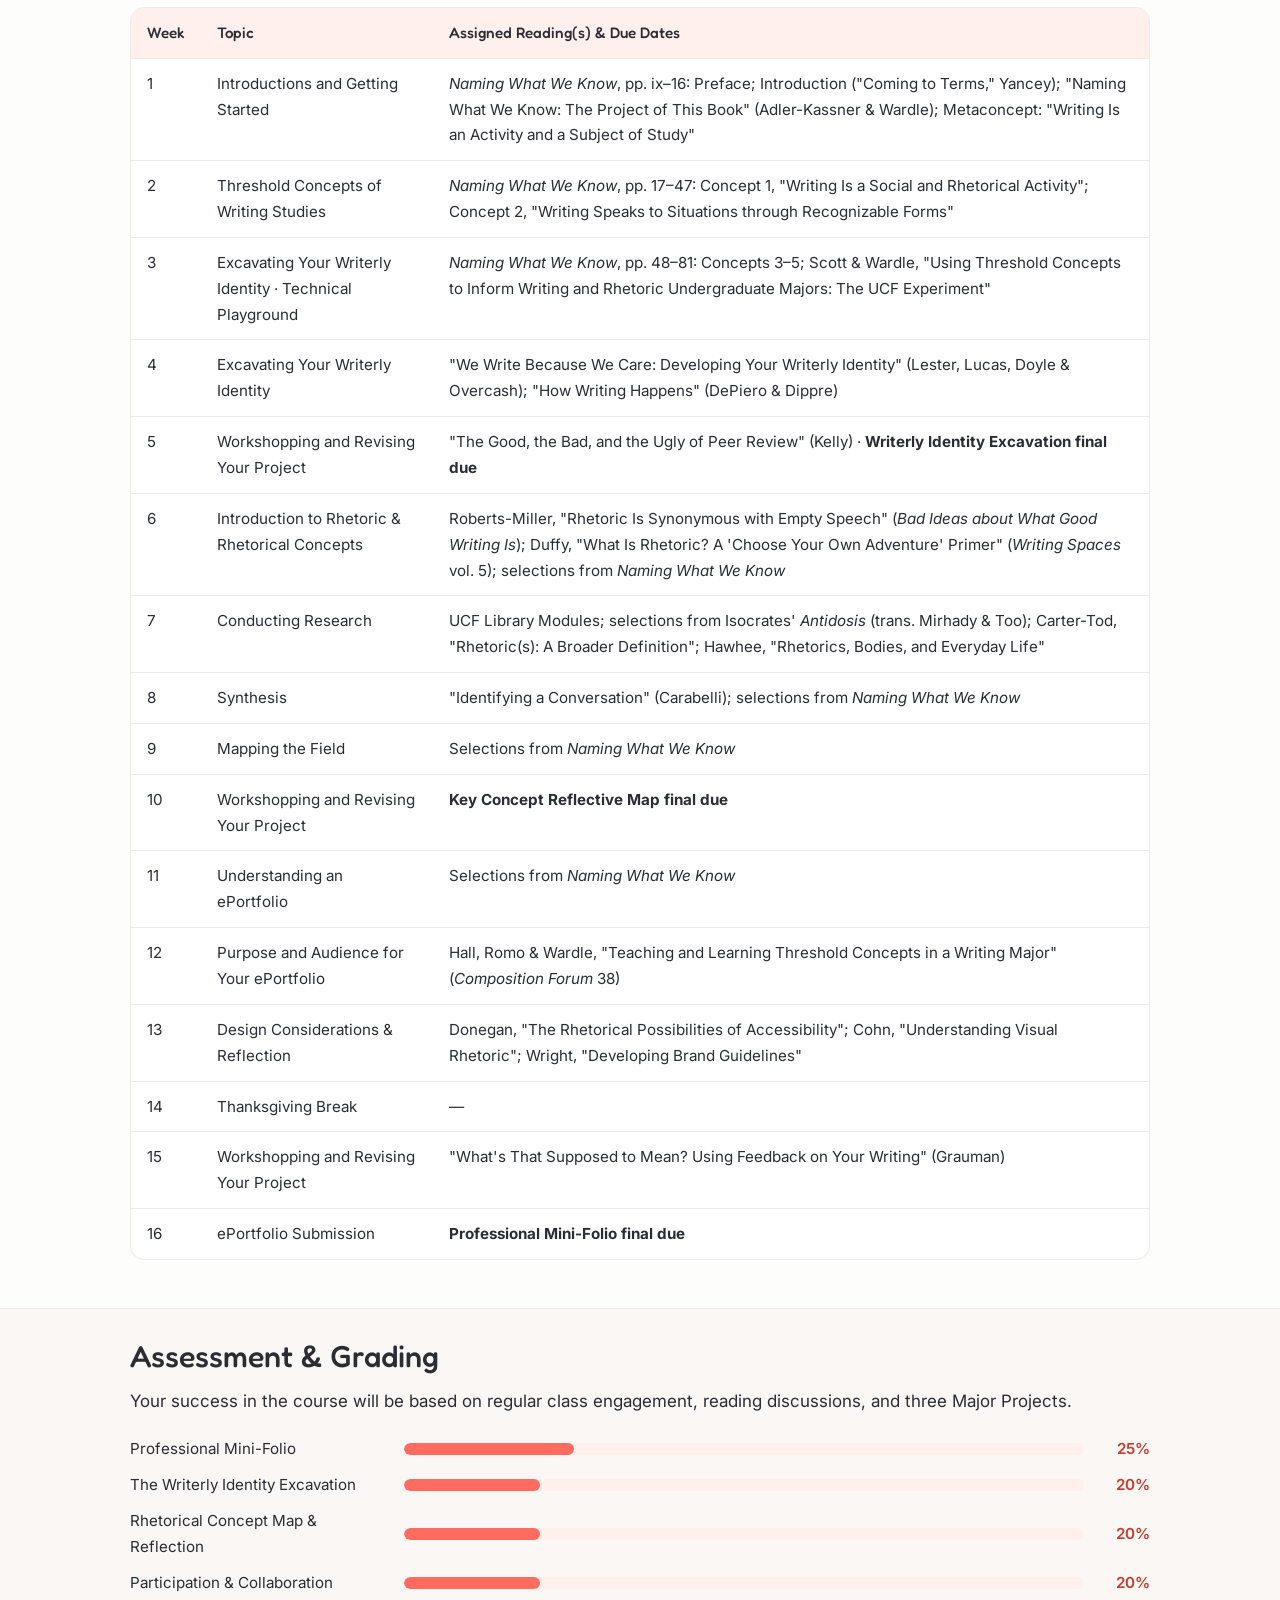
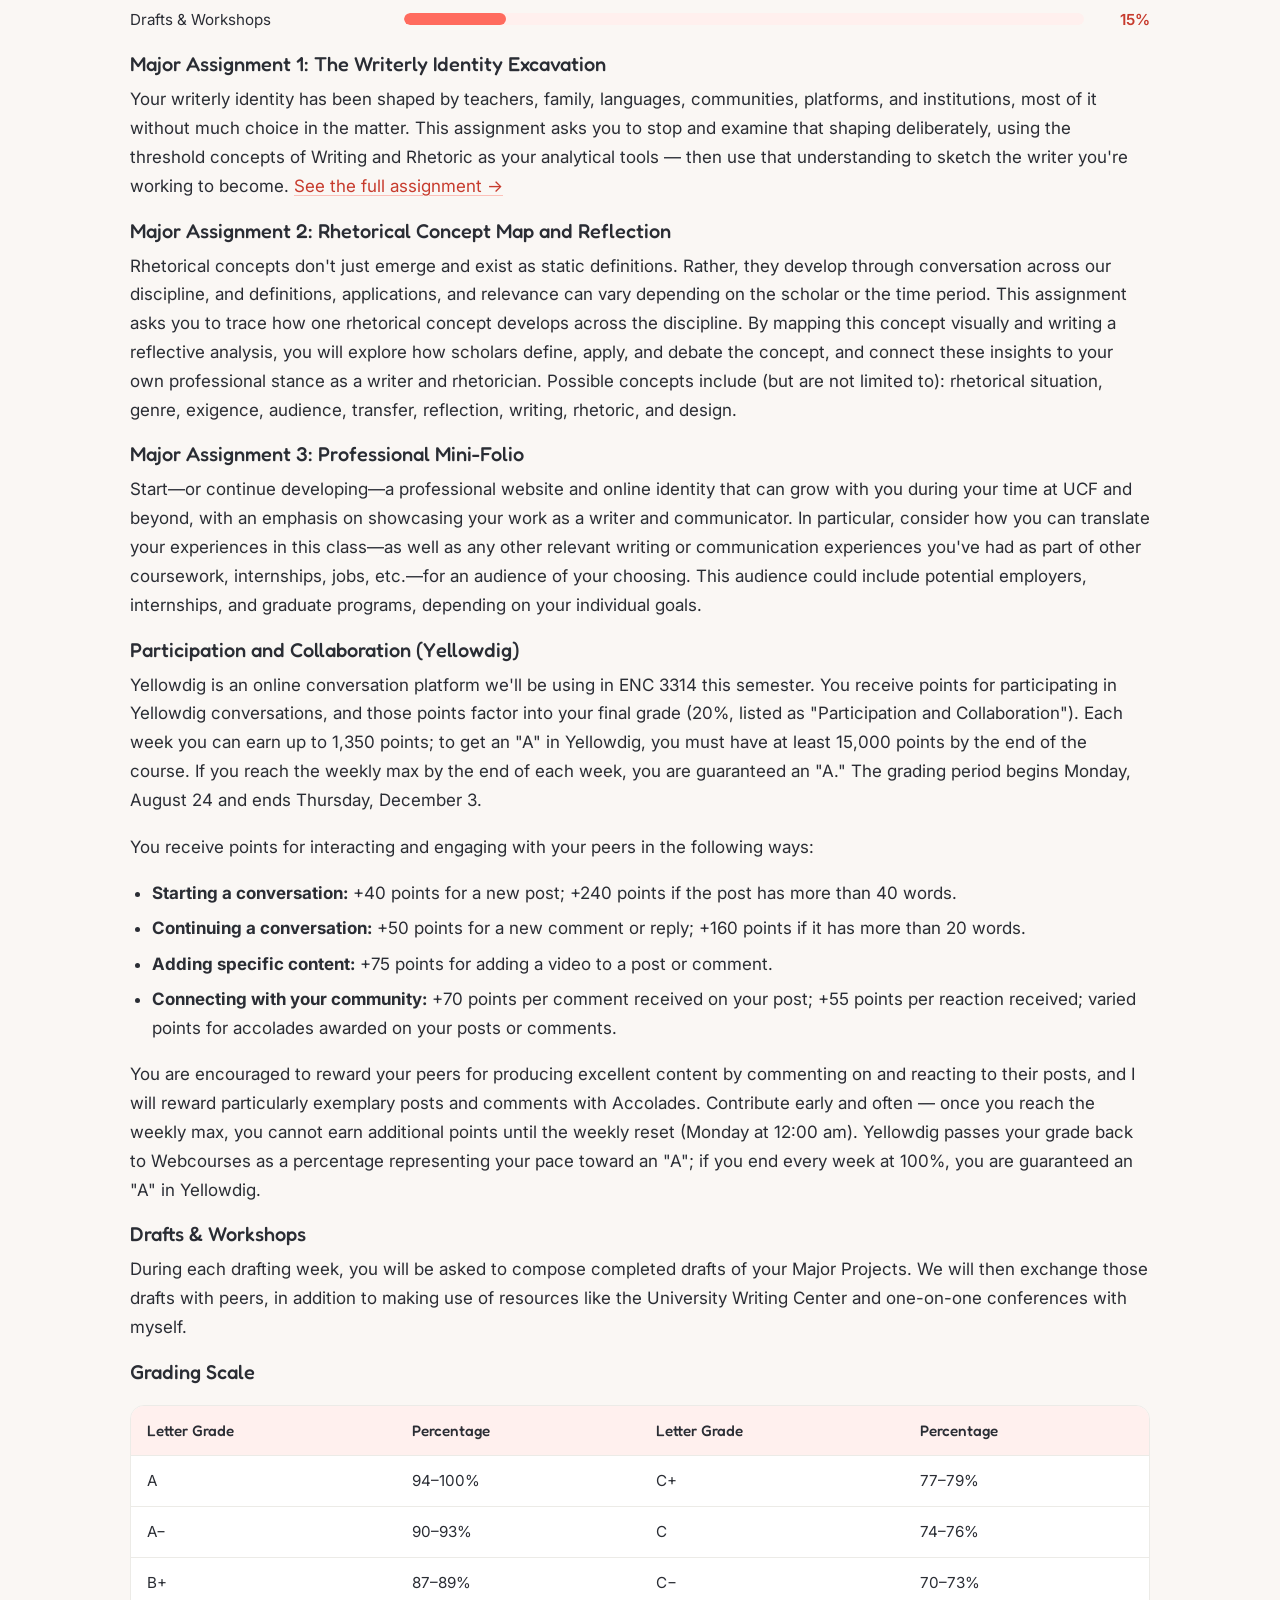
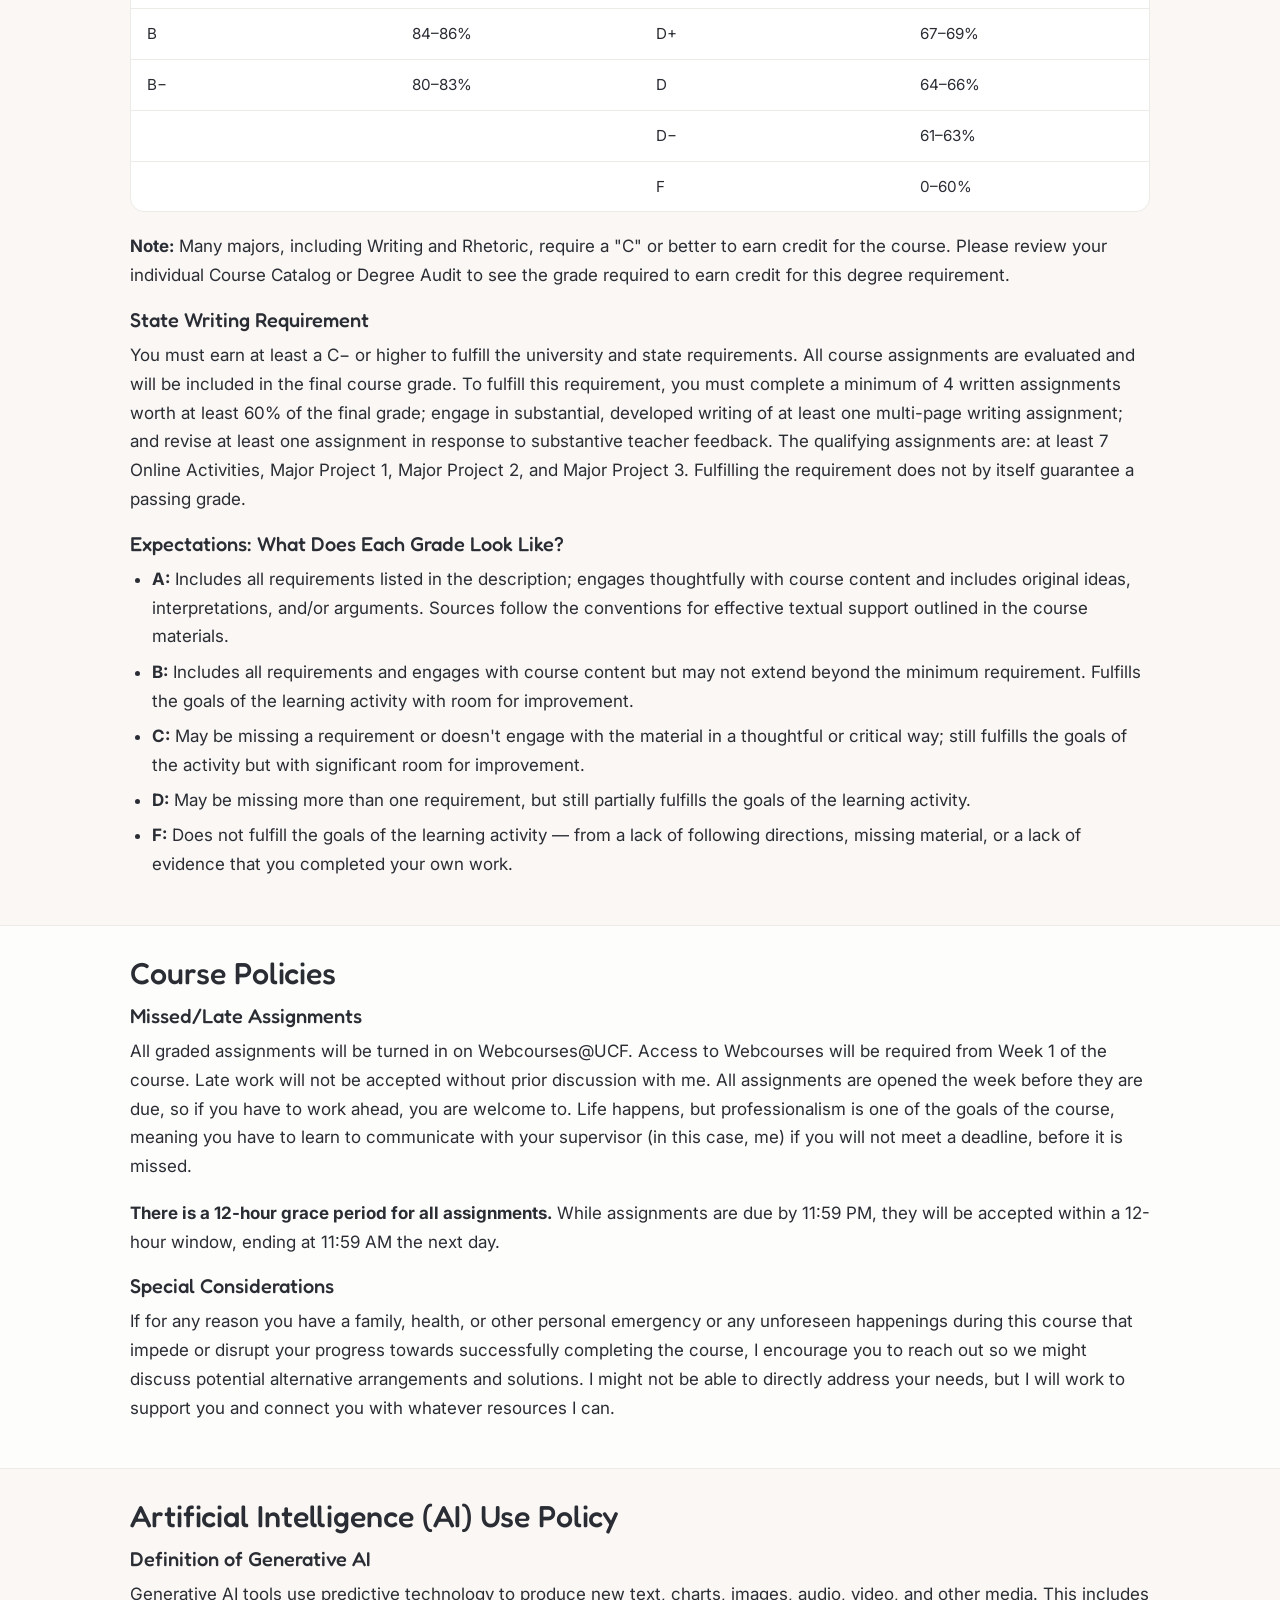
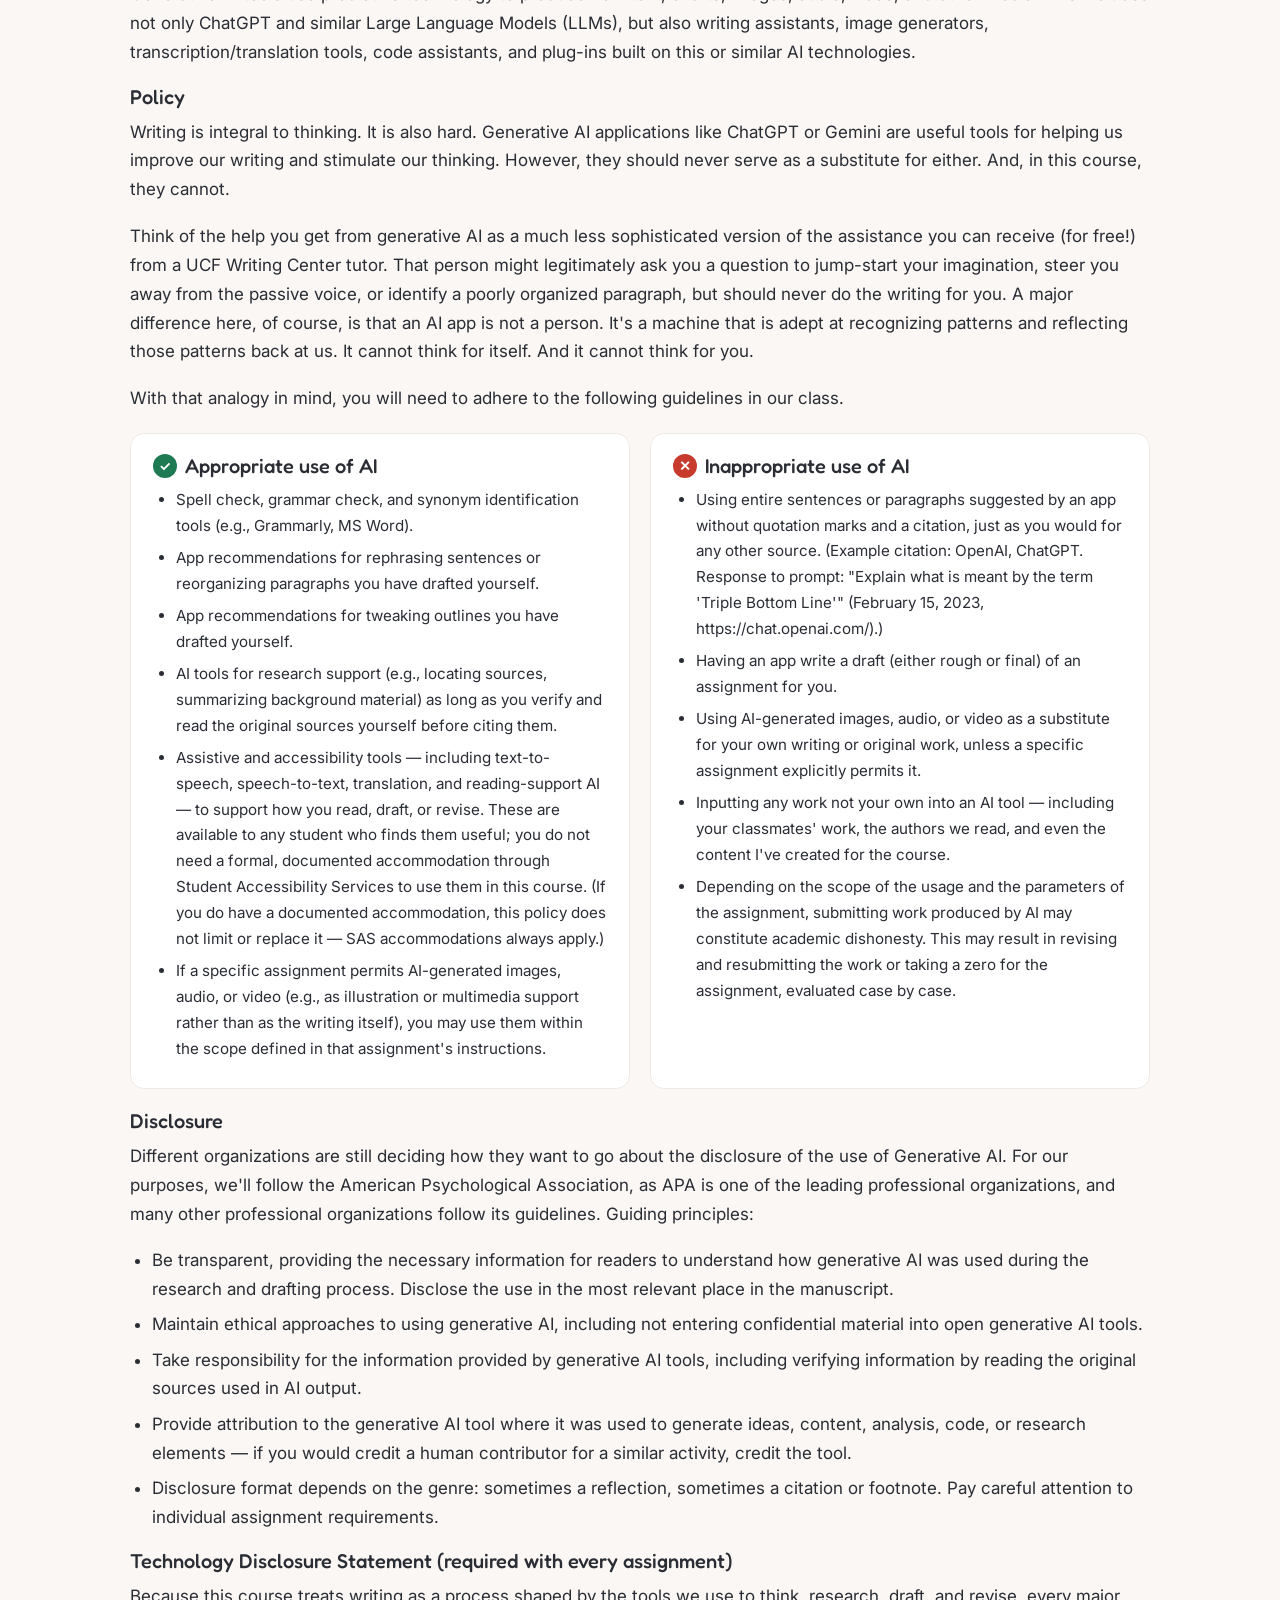
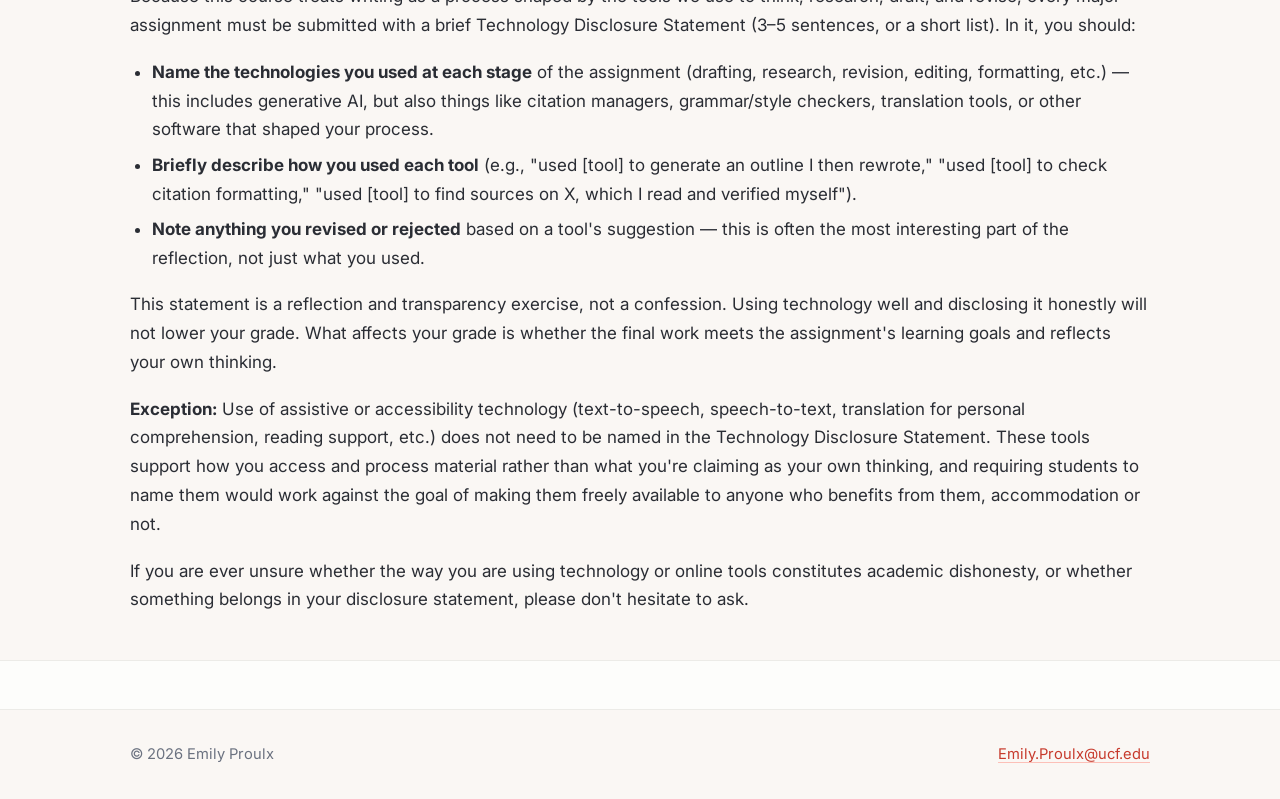
<file: syllabus.html>
<!DOCTYPE html>
<html lang="en">
<head>
  <meta charset="UTF-8">
  <meta name="viewport" content="width=device-width, initial-scale=1.0">
  <title>Course Syllabus — Emily Proulx</title>
  <meta name="description" content="Syllabus for ENC 3314: Writing & Rhetoric Foundations, taught by Emily Proulx at the University of Central Florida.">
  <link rel="preconnect" href="https://fonts.googleapis.com">
  <link rel="preconnect" href="https://fonts.gstatic.com" crossorigin>
  <link href="https://fonts.googleapis.com/css2?family=Fredoka:wght@400;500;600&family=Inter:wght@400;500;600;700&display=swap" rel="stylesheet">
  <link rel="stylesheet" href="css/style.css">
</head>
<body>

<a class="skip-link" href="#main">Skip to main content</a>

<nav class="site-nav" id="siteNav">
  <div class="nav-inner">
    <a class="nav-brand" href="index.html">Emily Proulx<span class="dot">.</span></a>
    <button class="nav-toggle" id="navToggle" aria-expanded="false" aria-controls="navLinks">Menu</button>
    <ul class="nav-links" id="navLinks">
      <li><a href="index.html">Home</a></li>
      <li><a href="teaching-statement.html">Teaching Statement</a></li>
      <li><a href="syllabus.html" aria-current="page">Syllabus</a></li>
      <li><a href="signature-assignment.html">Signature Assignment</a></li>
      <li><a href="cv.html">CV</a></li>
    </ul>
  </div>
</nav>

<header class="page-header">
  <div class="container">
    <p class="kicker">Course Syllabus · Fall 2026</p>
    <h1>ENC 3314: Writing &amp; Rhetoric Foundations</h1>
    <p class="lede">College of Arts and Humanities · Department of Writing and Rhetoric · University of Central Florida</p>
    <svg class="squiggle" viewBox="0 0 88 12" aria-hidden="true"><path d="M2 6 Q 9 1 16 6 T 30 6 T 44 6 T 58 6 T 72 6 T 86 6"/></svg>

    <div class="toc">
      <strong>On this page:</strong>
      <ul>
        <li><a href="#course-info">Course Info</a></li>
        <li><a href="#description">Description</a></li>
        <li><a href="#outcomes">Outcomes</a></li>
        <li><a href="#materials">Materials</a></li>
        <li><a href="#schedule">Schedule</a></li>
        <li><a href="#grading">Grading</a></li>
        <li><a href="#policies">Policies</a></li>
        <li><a href="#ai-policy">AI Policy</a></li>
      </ul>
    </div>
  </div>
</header>

<main id="main">
  <section id="course-info">
    <div class="container">
      <h2>Course &amp; Instructor Information</h2>
      <div class="info-grid">
        <div class="info"><span class="label">Term</span><span class="value">Fall 2026</span></div>
        <div class="info"><span class="label">Section</span><span class="value">0060</span></div>
        <div class="info"><span class="label">Modality</span><span class="value">Fully Online (WW)</span></div>
        <div class="info"><span class="label">Credit Hours</span><span class="value">3.00</span></div>
        <div class="info"><span class="label">Instructor</span><span class="value">Emily Proulx</span></div>
        <div class="info"><span class="label">Office</span><span class="value">TCH 170D (online meeting link via Webcourses)</span></div>
        <div class="info"><span class="label">Office Hours</span><span class="value">Tue/Thu 10:00–11:30 AM</span></div>
        <div class="info"><span class="label">Email</span><span class="value"><a href="mailto:Emily.Proulx@ucf.edu">Emily.Proulx@ucf.edu</a></span></div>
      </div>

      <h3>Office Hours</h3>
      <p>
        Office hours are a great opportunity to ask questions about course content, discuss the ideas
        we've been working with, and receive feedback on your work. You don't need to make an
        appointment to visit my physical office, but please email me to request a Zoom link if you'd
        like to meet virtually. I'm also happy to meet outside of my typical hours, just let me know!
      </p>

      <h3>Communication Expectations</h3>
      <p>
        You should email me at <a href="mailto:Emily.Proulx@ucf.edu">Emily.Proulx@ucf.edu</a> from your
        UCF Email account or use the "Inbox" feature on Webcourses to discuss anything related to the
        course. Please allow 48 business hours for a response.
      </p>
    </div>
  </section>

  <section id="description" class="section-band">
    <div class="container">
      <h2>Course Description</h2>
      <p>
        <em>ENC 3314 CAH-WRITE RHET 3(3,0) Writing and Rhetoric Foundations: PR: Grade of C (2.0) or
        better in ENC 1102 or equivalent. Introduction to and application of rhetorical skills and
        concepts that enable advanced (inter)disciplinary writing and research within and beyond the
        university. Fall, Spr, Sum.</em>
      </p>
      <p>
        ENC 3314: Writing and Rhetoric Foundations will introduce students to some of the key concepts,
        values, and habits of mind associated with the academic discipline known as Writing Studies
        (or, alternatively, "Rhetoric and Composition" or "Composition Studies"). You might be asking
        yourself something along the lines of, "What is there to study about writing?" While activities
        such as writing and reading can seem intuitive, it turns out they are more complex than they
        might initially seem. These activities are highly contextual and bound up with identities and
        values in important ways. To investigate writing and rhetoric is to examine how individuals
        interpret, think, communicate, argue, and make meaning as they move through the world. This
        course, then, will teach you to think like a writing and rhetoric scholar to become a more
        empowered and more critical writer, reader, and thinker yourself.
      </p>
      <p>
        As we will see, our understandings of writing, rhetoric, language, and literacy are neither
        static nor universal. This semester, then, we will consider our ethical responsibility as
        communicators, audiences, and individuals with writing expertise to understand and critically
        interrogate the consequences of how particular conceptions of writing and language are
        constructed, imposed, and valued (or not). In learning about some of the threshold concepts of
        writing studies, you'll come to understand better the values, areas of expertise, questions,
        and boundaries of this discipline. And in learning about—and practicing—rhetoric, you'll
        discover ways to use communication to intervene in and shape situations that matter to you.
      </p>
      <p>You might be wondering what the "Foundations" in the course title refers to. In short, this course is intended to serve two student populations:</p>
      <ul>
        <li>
          Students in the Writing and Rhetoric major or minor who are early in their coursework for
          these programs. For these students, this course will provide some foundational concepts,
          methods, and practice in writing and rhetoric that will be built upon in later coursework.
        </li>
        <li>
          Students from other majors taking this course as an elective. For these students, this
          course will serve as an introduction to some of the ideas from the discipline of writing
          studies, with a focus on strategies and tools that they can use to interrogate, investigate,
          and succeed on their own terms in the writing situations they may encounter in their future,
          either in the university or in other professional, civic, social, and/or personal contexts.
        </li>
      </ul>
      <p>
        While this course will introduce students to some of the key concepts and questions from the
        field of writing studies—including looking at some academic research on writing, rhetoric, and
        literacy—our focus will not be on theory. Instead, we will look to this research for ideas we
        can take up and use ourselves, both in our writing this semester and beyond. Along the way,
        you'll begin to craft a working identity for yourself as a writing professional. Think of the
        guiding question of this course, then, as, <strong>"What can studying writing and rhetoric do
        for you?"</strong>
      </p>
    </div>
  </section>

  <section id="outcomes">
    <div class="container">
      <h2>Student Learning Outcomes</h2>
      <p>After successful completion of this course, students will be able to:</p>
      <ul>
        <li>Generate an understanding of Writing and Rhetoric disciplinary perspectives, including the research and processes used to develop those perspectives.</li>
        <li>Evaluate Writing and Rhetoric scholarship through relevant disciplinary venues, research methods, and ongoing scholarly conversations.</li>
        <li>Examine how different definitions of rhetoric shape the study of Writing and Rhetoric.</li>
        <li>Practice applying rhetorical concepts—such as rhetorical situation, genre, transfer, reflection—strategically to support their own writing processes and knowledge construction.</li>
        <li>Develop a reflective, aspirational writerly identity for effective communication across platforms, including an ePortfolio/professional website.</li>
      </ul>
    </div>
  </section>

  <section id="materials" class="section-band">
    <div class="container">
      <h2>Required Course Materials &amp; Resources</h2>
      <h3>Naming What We Know, Classroom Edition</h3>
      <ul>
        <li><strong>Editors:</strong> Linda Adler-Kassner &amp; Elizabeth Wardle</li>
        <li><strong>Publisher:</strong> Utah State University Press (2016)</li>
        <li><strong>ISBN:</strong> 9781607325789</li>
        <li>Online access available through the UCF Library.</li>
      </ul>
      <h3>Technology Requirements</h3>
      <ul>
        <li>Access to internet and computer multiple times a week</li>
        <li>Microsoft Word (provided for free via UCF)</li>
        <li>CoPilot Account (provided for free via UCF)</li>
      </ul>
      <h3>Fair Use</h3>
      <p>
        Required book excerpts, articles, and web readings available as PDFs or links on our WebCourses
        site are provided in accordance with the Fair Use Doctrine; do not distribute for use outside
        of this course.
      </p>
    </div>
  </section>

  <section id="schedule">
    <div class="container">
      <h2>Course Schedule</h2>
      <div class="table-wrap" tabindex="0" role="region" aria-label="Course schedule, scrollable">
        <table class="schedule-table">
          <thead>
            <tr><th scope="col">Week</th><th scope="col">Topic</th><th scope="col">Assigned Reading(s) &amp; Due Dates</th></tr>
          </thead>
          <tbody>
            <tr>
              <td>1</td>
              <td>Introductions and Getting Started</td>
              <td><em>Naming What We Know</em>, pp. ix–16: Preface; Introduction ("Coming to Terms," Yancey); "Naming What We Know: The Project of This Book" (Adler-Kassner &amp; Wardle); Metaconcept: "Writing Is an Activity and a Subject of Study"</td>
            </tr>
            <tr>
              <td>2</td>
              <td>Threshold Concepts of Writing Studies</td>
              <td><em>Naming What We Know</em>, pp. 17–47: Concept 1, "Writing Is a Social and Rhetorical Activity"; Concept 2, "Writing Speaks to Situations through Recognizable Forms"</td>
            </tr>
            <tr>
              <td>3</td>
              <td>Excavating Your Writerly Identity · Technical Playground</td>
              <td><em>Naming What We Know</em>, pp. 48–81: Concepts 3–5; Scott &amp; Wardle, "Using Threshold Concepts to Inform Writing and Rhetoric Undergraduate Majors: The UCF Experiment"</td>
            </tr>
            <tr>
              <td>4</td>
              <td>Excavating Your Writerly Identity</td>
              <td>"We Write Because We Care: Developing Your Writerly Identity" (Lester, Lucas, Doyle &amp; Overcash); "How Writing Happens" (DePiero &amp; Dippre)</td>
            </tr>
            <tr>
              <td>5</td>
              <td>Workshopping and Revising Your Project</td>
              <td>"The Good, the Bad, and the Ugly of Peer Review" (Kelly) · <strong>Writerly Identity Excavation final due</strong></td>
            </tr>
            <tr>
              <td>6</td>
              <td>Introduction to Rhetoric &amp; Rhetorical Concepts</td>
              <td>Roberts-Miller, "Rhetoric Is Synonymous with Empty Speech" (<em>Bad Ideas about What Good Writing Is</em>); Duffy, "What Is Rhetoric? A 'Choose Your Own Adventure' Primer" (<em>Writing Spaces</em> vol. 5); selections from <em>Naming What We Know</em></td>
            </tr>
            <tr>
              <td>7</td>
              <td>Conducting Research</td>
              <td>UCF Library Modules; selections from Isocrates' <em>Antidosis</em> (trans. Mirhady &amp; Too); Carter-Tod, "Rhetoric(s): A Broader Definition"; Hawhee, "Rhetorics, Bodies, and Everyday Life"</td>
            </tr>
            <tr>
              <td>8</td>
              <td>Synthesis</td>
              <td>"Identifying a Conversation" (Carabelli); selections from <em>Naming What We Know</em></td>
            </tr>
            <tr>
              <td>9</td>
              <td>Mapping the Field</td>
              <td>Selections from <em>Naming What We Know</em></td>
            </tr>
            <tr>
              <td>10</td>
              <td>Workshopping and Revising Your Project</td>
              <td><strong>Key Concept Reflective Map final due</strong></td>
            </tr>
            <tr>
              <td>11</td>
              <td>Understanding an ePortfolio</td>
              <td>Selections from <em>Naming What We Know</em></td>
            </tr>
            <tr>
              <td>12</td>
              <td>Purpose and Audience for Your ePortfolio</td>
              <td>Hall, Romo &amp; Wardle, "Teaching and Learning Threshold Concepts in a Writing Major" (<em>Composition Forum</em> 38)</td>
            </tr>
            <tr>
              <td>13</td>
              <td>Design Considerations &amp; Reflection</td>
              <td>Donegan, "The Rhetorical Possibilities of Accessibility"; Cohn, "Understanding Visual Rhetoric"; Wright, "Developing Brand Guidelines"</td>
            </tr>
            <tr>
              <td>14</td>
              <td>Thanksgiving Break</td>
              <td>—</td>
            </tr>
            <tr>
              <td>15</td>
              <td>Workshopping and Revising Your Project</td>
              <td>"What's That Supposed to Mean? Using Feedback on Your Writing" (Grauman)</td>
            </tr>
            <tr>
              <td>16</td>
              <td>ePortfolio Submission</td>
              <td><strong>Professional Mini-Folio final due</strong></td>
            </tr>
          </tbody>
        </table>
      </div>
    </div>
  </section>

  <section id="grading" class="section-band">
    <div class="container">
      <h2>Assessment &amp; Grading</h2>
      <p>Your success in the course will be based on regular class engagement, reading discussions, and three Major Projects.</p>

      <div class="grade-bars">
        <div class="grade-bar"><span>Professional Mini-Folio</span><div class="bar-track"><div class="bar-fill" style="width: 25%"></div></div><span class="pct">25%</span></div>
        <div class="grade-bar"><span>The Writerly Identity Excavation</span><div class="bar-track"><div class="bar-fill" style="width: 20%"></div></div><span class="pct">20%</span></div>
        <div class="grade-bar"><span>Rhetorical Concept Map &amp; Reflection</span><div class="bar-track"><div class="bar-fill" style="width: 20%"></div></div><span class="pct">20%</span></div>
        <div class="grade-bar"><span>Participation &amp; Collaboration</span><div class="bar-track"><div class="bar-fill" style="width: 20%"></div></div><span class="pct">20%</span></div>
        <div class="grade-bar"><span>Drafts &amp; Workshops</span><div class="bar-track"><div class="bar-fill" style="width: 15%"></div></div><span class="pct">15%</span></div>
      </div>

      <h3>Major Assignment 1: The Writerly Identity Excavation</h3>
      <p>
        Your writerly identity has been shaped by teachers, family, languages, communities, platforms,
        and institutions, most of it without much choice in the matter. This assignment asks you to
        stop and examine that shaping deliberately, using the threshold concepts of Writing and
        Rhetoric as your analytical tools — then use that understanding to sketch the writer you're
        working to become. <a href="signature-assignment.html">See the full assignment →</a>
      </p>

      <h3>Major Assignment 2: Rhetorical Concept Map and Reflection</h3>
      <p>
        Rhetorical concepts don't just emerge and exist as static definitions. Rather, they develop
        through conversation across our discipline, and definitions, applications, and relevance can
        vary depending on the scholar or the time period. This assignment asks you to trace how one
        rhetorical concept develops across the discipline. By mapping this concept visually and writing
        a reflective analysis, you will explore how scholars define, apply, and debate the concept, and
        connect these insights to your own professional stance as a writer and rhetorician. Possible
        concepts include (but are not limited to): rhetorical situation, genre, exigence, audience,
        transfer, reflection, writing, rhetoric, and design.
      </p>

      <h3>Major Assignment 3: Professional Mini-Folio</h3>
      <p>
        Start—or continue developing—a professional website and online identity that can grow with you
        during your time at UCF and beyond, with an emphasis on showcasing your work as a writer and
        communicator. In particular, consider how you can translate your experiences in this class—as
        well as any other relevant writing or communication experiences you've had as part of other
        coursework, internships, jobs, etc.—for an audience of your choosing. This audience could
        include potential employers, internships, and graduate programs, depending on your individual
        goals.
      </p>

      <h3>Participation and Collaboration (Yellowdig)</h3>
      <p>
        Yellowdig is an online conversation platform we'll be using in ENC 3314 this semester. You
        receive points for participating in Yellowdig conversations, and those points factor into your
        final grade (20%, listed as "Participation and Collaboration"). Each week you can earn up to
        1,350 points; to get an "A" in Yellowdig, you must have at least 15,000 points by the end of
        the course. If you reach the weekly max by the end of each week, you are guaranteed an "A."
        The grading period begins Monday, August 24 and ends Thursday, December 3.
      </p>
      <p>You receive points for interacting and engaging with your peers in the following ways:</p>
      <ul>
        <li><strong>Starting a conversation:</strong> +40 points for a new post; +240 points if the post has more than 40 words.</li>
        <li><strong>Continuing a conversation:</strong> +50 points for a new comment or reply; +160 points if it has more than 20 words.</li>
        <li><strong>Adding specific content:</strong> +75 points for adding a video to a post or comment.</li>
        <li><strong>Connecting with your community:</strong> +70 points per comment received on your post; +55 points per reaction received; varied points for accolades awarded on your posts or comments.</li>
      </ul>
      <p>
        You are encouraged to reward your peers for producing excellent content by commenting on and
        reacting to their posts, and I will reward particularly exemplary posts and comments with
        Accolades. Contribute early and often — once you reach the weekly max, you cannot earn
        additional points until the weekly reset (Monday at 12:00 am). Yellowdig passes your grade back
        to Webcourses as a percentage representing your pace toward an "A"; if you end every week at
        100%, you are guaranteed an "A" in Yellowdig.
      </p>

      <h3>Drafts &amp; Workshops</h3>
      <p>
        During each drafting week, you will be asked to compose completed drafts of your Major
        Projects. We will then exchange those drafts with peers, in addition to making use of resources
        like the University Writing Center and one-on-one conferences with myself.
      </p>

      <h3>Grading Scale</h3>
      <div class="table-wrap" tabindex="0" role="region" aria-label="Grading scale, scrollable">
        <table>
          <thead><tr><th scope="col">Letter Grade</th><th scope="col">Percentage</th><th scope="col">Letter Grade</th><th scope="col">Percentage</th></tr></thead>
          <tbody>
            <tr><td>A</td><td>94–100%</td><td>C+</td><td>77–79%</td></tr>
            <tr><td>A−</td><td>90–93%</td><td>C</td><td>74–76%</td></tr>
            <tr><td>B+</td><td>87–89%</td><td>C−</td><td>70–73%</td></tr>
            <tr><td>B</td><td>84–86%</td><td>D+</td><td>67–69%</td></tr>
            <tr><td>B−</td><td>80–83%</td><td>D</td><td>64–66%</td></tr>
            <tr><td></td><td></td><td>D−</td><td>61–63%</td></tr>
            <tr><td></td><td></td><td>F</td><td>0–60%</td></tr>
          </tbody>
        </table>
      </div>
      <p>
        <strong>Note:</strong> Many majors, including Writing and Rhetoric, require a "C" or better to
        earn credit for the course. Please review your individual Course Catalog or Degree Audit to see
        the grade required to earn credit for this degree requirement.
      </p>

      <h3>State Writing Requirement</h3>
      <p>
        You must earn at least a C− or higher to fulfill the university and state requirements. All
        course assignments are evaluated and will be included in the final course grade. To fulfill
        this requirement, you must complete a minimum of 4 written assignments worth at least 60% of
        the final grade; engage in substantial, developed writing of at least one multi-page writing
        assignment; and revise at least one assignment in response to substantive teacher feedback.
        The qualifying assignments are: at least 7 Online Activities, Major Project 1, Major Project 2,
        and Major Project 3. Fulfilling the requirement does not by itself guarantee a passing grade.
      </p>

      <h3>Expectations: What Does Each Grade Look Like?</h3>
      <ul>
        <li><strong>A:</strong> Includes all requirements listed in the description; engages thoughtfully with course content and includes original ideas, interpretations, and/or arguments. Sources follow the conventions for effective textual support outlined in the course materials.</li>
        <li><strong>B:</strong> Includes all requirements and engages with course content but may not extend beyond the minimum requirement. Fulfills the goals of the learning activity with room for improvement.</li>
        <li><strong>C:</strong> May be missing a requirement or doesn't engage with the material in a thoughtful or critical way; still fulfills the goals of the activity but with significant room for improvement.</li>
        <li><strong>D:</strong> May be missing more than one requirement, but still partially fulfills the goals of the learning activity.</li>
        <li><strong>F:</strong> Does not fulfill the goals of the learning activity — from a lack of following directions, missing material, or a lack of evidence that you completed your own work.</li>
      </ul>
    </div>
  </section>

  <section id="policies">
    <div class="container">
      <h2>Course Policies</h2>

      <h3>Missed/Late Assignments</h3>
      <p>
        All graded assignments will be turned in on Webcourses@UCF. Access to Webcourses will be
        required from Week 1 of the course. Late work will not be accepted without prior discussion
        with me. All assignments are opened the week before they are due, so if you have to work ahead,
        you are welcome to. Life happens, but professionalism is one of the goals of the course,
        meaning you have to learn to communicate with your supervisor (in this case, me) if you will
        not meet a deadline, before it is missed.
      </p>
      <p>
        <strong>There is a 12-hour grace period for all assignments.</strong> While assignments are due
        by 11:59 PM, they will be accepted within a 12-hour window, ending at 11:59 AM the next day.
      </p>

      <h3>Special Considerations</h3>
      <p>
        If for any reason you have a family, health, or other personal emergency or any unforeseen
        happenings during this course that impede or disrupt your progress towards successfully
        completing the course, I encourage you to reach out so we might discuss potential alternative
        arrangements and solutions. I might not be able to directly address your needs, but I will work
        to support you and connect you with whatever resources I can.
      </p>
    </div>
  </section>

  <section id="ai-policy" class="section-band">
    <div class="container">
      <h2>Artificial Intelligence (AI) Use Policy</h2>

      <h3>Definition of Generative AI</h3>
      <p>
        Generative AI tools use predictive technology to produce new text, charts, images, audio,
        video, and other media. This includes not only ChatGPT and similar Large Language Models
        (LLMs), but also writing assistants, image generators, transcription/translation tools, code
        assistants, and plug-ins built on this or similar AI technologies.
      </p>

      <h3>Policy</h3>
      <p>
        Writing is integral to thinking. It is also hard. Generative AI applications like ChatGPT or
        Gemini are useful tools for helping us improve our writing and stimulate our thinking. However,
        they should never serve as a substitute for either. And, in this course, they cannot.
      </p>
      <p>
        Think of the help you get from generative AI as a much less sophisticated version of the
        assistance you can receive (for free!) from a UCF Writing Center tutor. That person might
        legitimately ask you a question to jump-start your imagination, steer you away from the passive
        voice, or identify a poorly organized paragraph, but should never do the writing for you. A
        major difference here, of course, is that an AI app is not a person. It's a machine that is
        adept at recognizing patterns and reflecting those patterns back at us. It cannot think for
        itself. And it cannot think for you.
      </p>
      <p>With that analogy in mind, you will need to adhere to the following guidelines in our class.</p>

      <div class="policy-cols">
        <div class="do-list">
          <h3><span class="mark">✓</span> Appropriate use of AI</h3>
          <ul>
            <li>Spell check, grammar check, and synonym identification tools (e.g., Grammarly, MS Word).</li>
            <li>App recommendations for rephrasing sentences or reorganizing paragraphs you have drafted yourself.</li>
            <li>App recommendations for tweaking outlines you have drafted yourself.</li>
            <li>AI tools for research support (e.g., locating sources, summarizing background material) as long as you verify and read the original sources yourself before citing them.</li>
            <li>Assistive and accessibility tools — including text-to-speech, speech-to-text, translation, and reading-support AI — to support how you read, draft, or revise. These are available to any student who finds them useful; you do not need a formal, documented accommodation through Student Accessibility Services to use them in this course. (If you do have a documented accommodation, this policy does not limit or replace it — SAS accommodations always apply.)</li>
            <li>If a specific assignment permits AI-generated images, audio, or video (e.g., as illustration or multimedia support rather than as the writing itself), you may use them within the scope defined in that assignment's instructions.</li>
          </ul>
        </div>
        <div class="dont-list">
          <h3><span class="mark">✕</span> Inappropriate use of AI</h3>
          <ul>
            <li>Using entire sentences or paragraphs suggested by an app without quotation marks and a citation, just as you would for any other source. (Example citation: OpenAI, ChatGPT. Response to prompt: "Explain what is meant by the term 'Triple Bottom Line'" (February 15, 2023, https://chat.openai.com/).)</li>
            <li>Having an app write a draft (either rough or final) of an assignment for you.</li>
            <li>Using AI-generated images, audio, or video as a substitute for your own writing or original work, unless a specific assignment explicitly permits it.</li>
            <li>Inputting any work not your own into an AI tool — including your classmates' work, the authors we read, and even the content I've created for the course.</li>
            <li>Depending on the scope of the usage and the parameters of the assignment, submitting work produced by AI may constitute academic dishonesty. This may result in revising and resubmitting the work or taking a zero for the assignment, evaluated case by case.</li>
          </ul>
        </div>
      </div>

      <h3>Disclosure</h3>
      <p>
        Different organizations are still deciding how they want to go about the disclosure of the use
        of Generative AI. For our purposes, we'll follow the American Psychological Association, as APA
        is one of the leading professional organizations, and many other professional organizations
        follow its guidelines. Guiding principles:
      </p>
      <ul>
        <li>Be transparent, providing the necessary information for readers to understand how generative AI was used during the research and drafting process. Disclose the use in the most relevant place in the manuscript.</li>
        <li>Maintain ethical approaches to using generative AI, including not entering confidential material into open generative AI tools.</li>
        <li>Take responsibility for the information provided by generative AI tools, including verifying information by reading the original sources used in AI output.</li>
        <li>Provide attribution to the generative AI tool where it was used to generate ideas, content, analysis, code, or research elements — if you would credit a human contributor for a similar activity, credit the tool.</li>
        <li>Disclosure format depends on the genre: sometimes a reflection, sometimes a citation or footnote. Pay careful attention to individual assignment requirements.</li>
      </ul>

      <h3>Technology Disclosure Statement (required with every assignment)</h3>
      <p>
        Because this course treats writing as a process shaped by the tools we use to think, research,
        draft, and revise, every major assignment must be submitted with a brief Technology Disclosure
        Statement (3–5 sentences, or a short list). In it, you should:
      </p>
      <ul>
        <li><strong>Name the technologies you used at each stage</strong> of the assignment (drafting, research, revision, editing, formatting, etc.) — this includes generative AI, but also things like citation managers, grammar/style checkers, translation tools, or other software that shaped your process.</li>
        <li><strong>Briefly describe how you used each tool</strong> (e.g., "used [tool] to generate an outline I then rewrote," "used [tool] to check citation formatting," "used [tool] to find sources on X, which I read and verified myself").</li>
        <li><strong>Note anything you revised or rejected</strong> based on a tool's suggestion — this is often the most interesting part of the reflection, not just what you used.</li>
      </ul>
      <p>
        This statement is a reflection and transparency exercise, not a confession. Using technology
        well and disclosing it honestly will not lower your grade. What affects your grade is whether
        the final work meets the assignment's learning goals and reflects your own thinking.
      </p>
      <p>
        <strong>Exception:</strong> Use of assistive or accessibility technology (text-to-speech,
        speech-to-text, translation for personal comprehension, reading support, etc.) does not need to
        be named in the Technology Disclosure Statement. These tools support how you access and process
        material rather than what you're claiming as your own thinking, and requiring students to name
        them would work against the goal of making them freely available to anyone who benefits from
        them, accommodation or not.
      </p>
      <p>
        If you are ever unsure whether the way you are using technology or online tools constitutes
        academic dishonesty, or whether something belongs in your disclosure statement, please don't
        hesitate to ask.
      </p>
    </div>
  </section>
</main>

<footer class="site-footer">
  <div class="footer-inner">
    <span>© 2026 Emily Proulx</span>
    <span><a href="mailto:Emily.Proulx@ucf.edu">Emily.Proulx@ucf.edu</a></span>
  </div>
</footer>

<script src="js/main.js"></script>
</body>
</html>
</file>
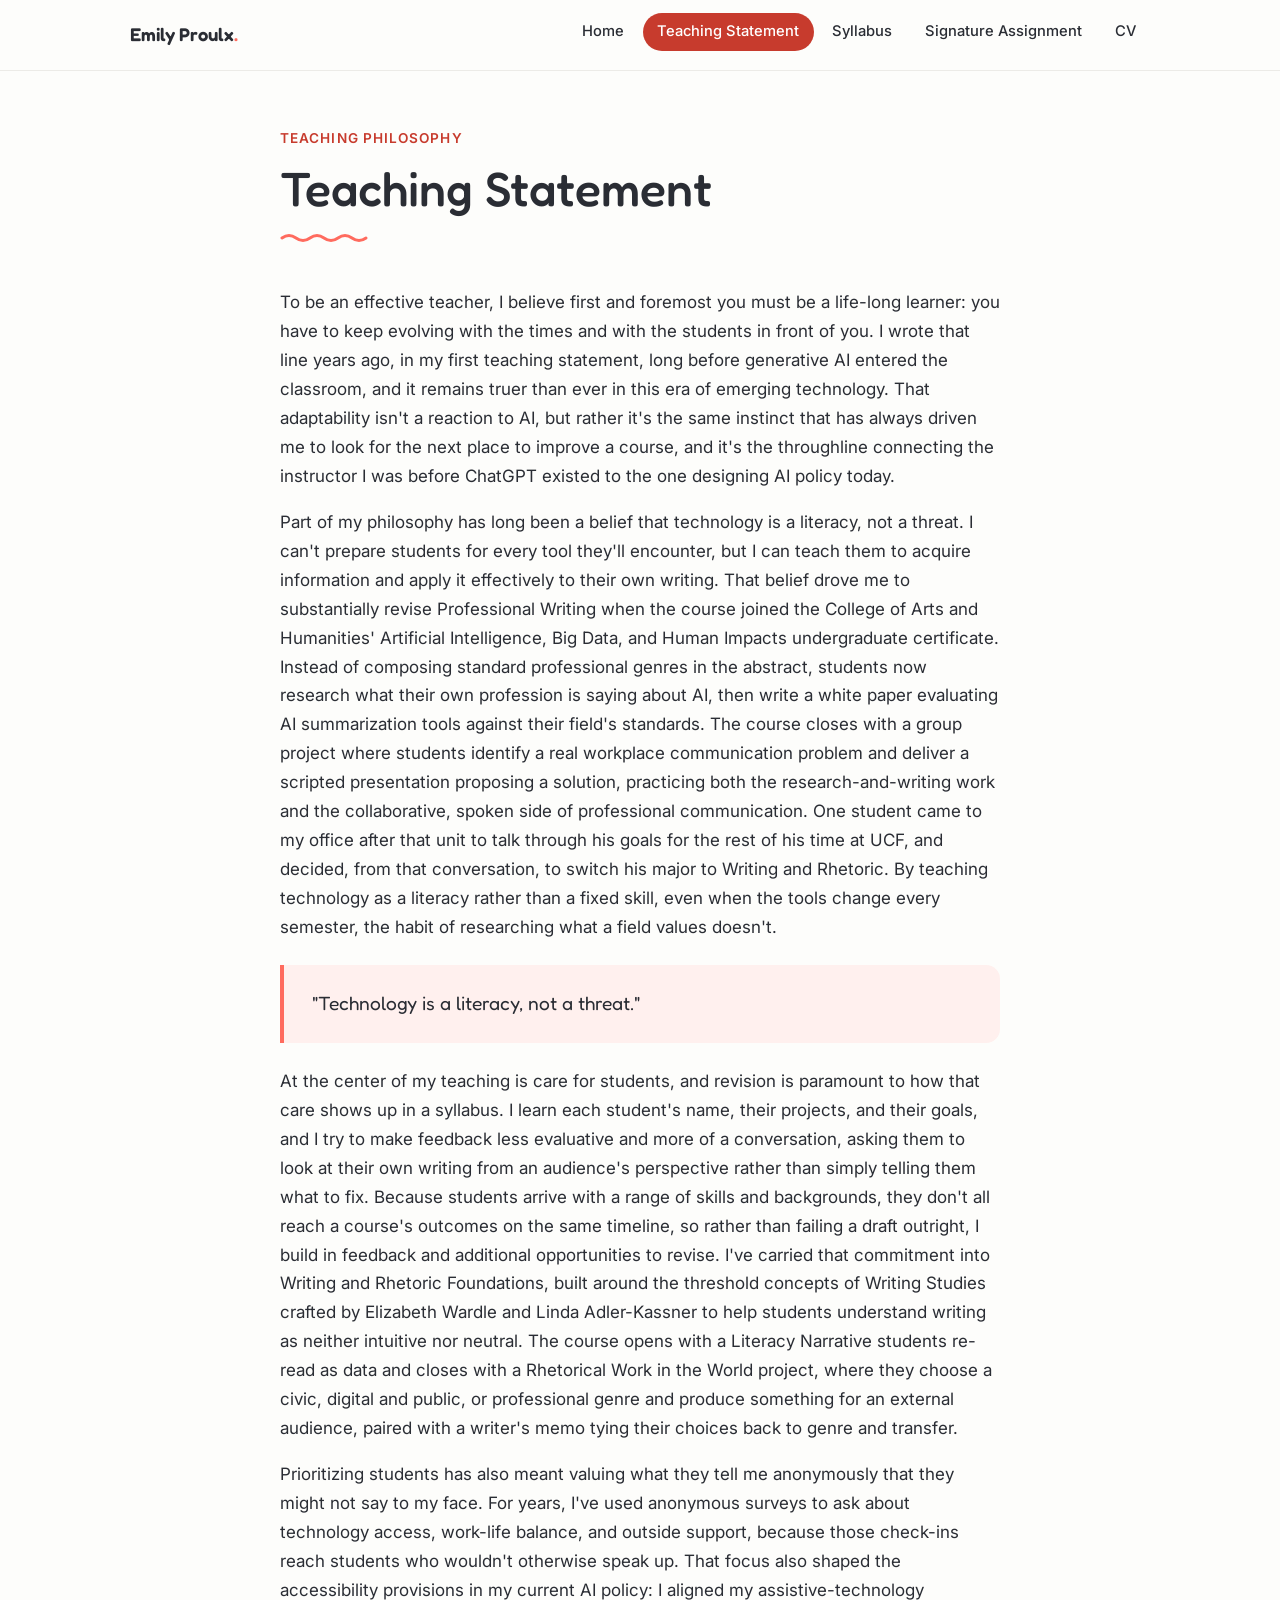
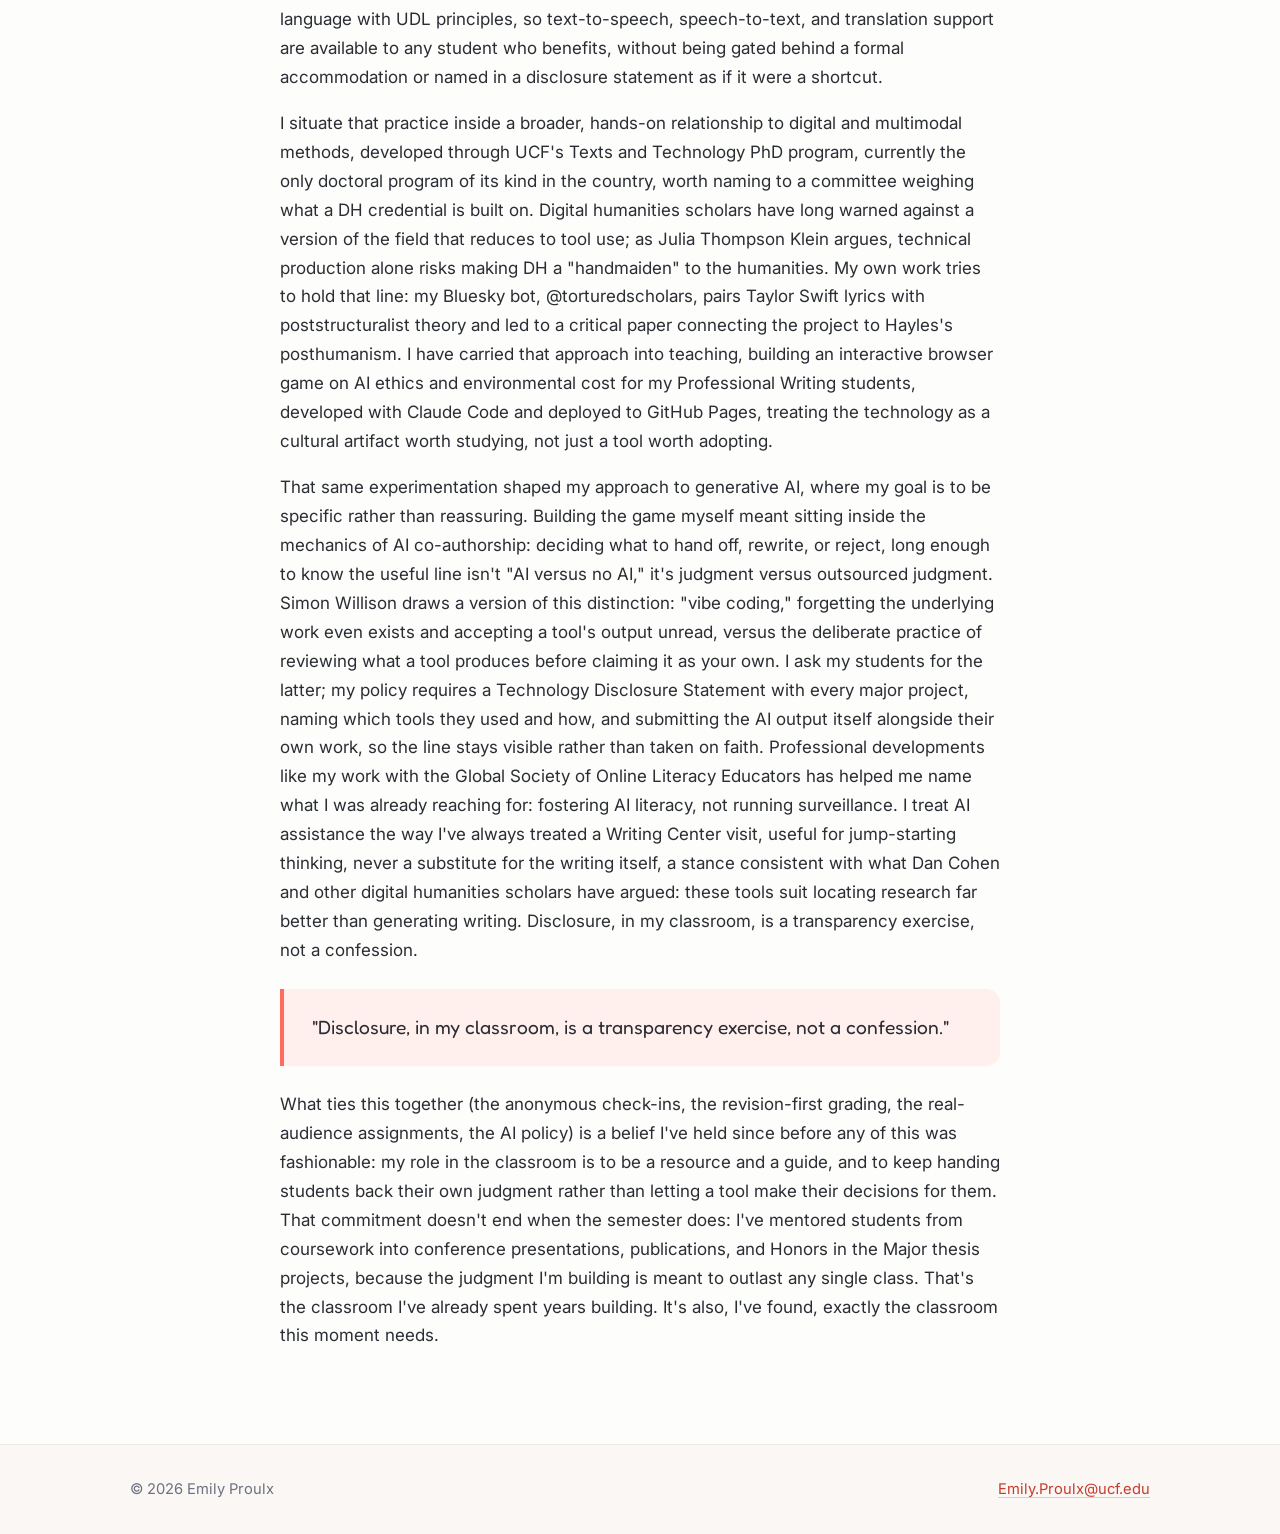
<file: teaching-statement.html>
<!DOCTYPE html>
<html lang="en">
<head>
  <meta charset="UTF-8">
  <meta name="viewport" content="width=device-width, initial-scale=1.0">
  <title>Teaching Statement — Emily Proulx</title>
  <meta name="description" content="Emily Proulx's teaching statement: lifelong learning, technology as a literacy, care for students, and AI literacy in the writing classroom.">
  <link rel="preconnect" href="https://fonts.googleapis.com">
  <link rel="preconnect" href="https://fonts.gstatic.com" crossorigin>
  <link href="https://fonts.googleapis.com/css2?family=Fredoka:wght@400;500;600&family=Inter:wght@400;500;600;700&display=swap" rel="stylesheet">
  <link rel="stylesheet" href="css/style.css">
</head>
<body>

<a class="skip-link" href="#main">Skip to main content</a>

<nav class="site-nav" id="siteNav">
  <div class="nav-inner">
    <a class="nav-brand" href="index.html">Emily Proulx<span class="dot">.</span></a>
    <button class="nav-toggle" id="navToggle" aria-expanded="false" aria-controls="navLinks">Menu</button>
    <ul class="nav-links" id="navLinks">
      <li><a href="index.html">Home</a></li>
      <li><a href="teaching-statement.html" aria-current="page">Teaching Statement</a></li>
      <li><a href="syllabus.html">Syllabus</a></li>
      <li><a href="signature-assignment.html">Signature Assignment</a></li>
      <li><a href="cv.html">CV</a></li>
    </ul>
  </div>
</nav>

<header class="page-header">
  <div class="container container--prose">
    <p class="kicker">Teaching Philosophy</p>
    <h1>Teaching Statement</h1>
    <svg class="squiggle" viewBox="0 0 88 12" aria-hidden="true"><path d="M2 6 Q 9 1 16 6 T 30 6 T 44 6 T 58 6 T 72 6 T 86 6"/></svg>
  </div>
</header>

<main id="main">
  <section>
    <div class="container container--prose">
      <p>
        To be an effective teacher, I believe first and foremost you must be a life-long learner: you
        have to keep evolving with the times and with the students in front of you. I wrote that line
        years ago, in my first teaching statement, long before generative AI entered the classroom, and
        it remains truer than ever in this era of emerging technology. That adaptability isn't a
        reaction to AI, but rather it's the same instinct that has always driven me to look for the
        next place to improve a course, and it's the throughline connecting the instructor I was before
        ChatGPT existed to the one designing AI policy today.
      </p>
      <p>
        Part of my philosophy has long been a belief that technology is a literacy, not a threat. I
        can't prepare students for every tool they'll encounter, but I can teach them to acquire
        information and apply it effectively to their own writing. That belief drove me to
        substantially revise Professional Writing when the course joined the College of Arts and
        Humanities' Artificial Intelligence, Big Data, and Human Impacts undergraduate certificate.
        Instead of composing standard professional genres in the abstract, students now research what
        their own profession is saying about AI, then write a white paper evaluating AI summarization
        tools against their field's standards. The course closes with a group project where students
        identify a real workplace communication problem and deliver a scripted presentation proposing a
        solution, practicing both the research-and-writing work and the collaborative, spoken side of
        professional communication. One student came to my office after that unit to talk through his
        goals for the rest of his time at UCF, and decided, from that conversation, to switch his major
        to Writing and Rhetoric. By teaching technology as a literacy rather than a fixed skill, even
        when the tools change every semester, the habit of researching what a field values doesn't.
      </p>

      <blockquote class="pull-quote">
        "Technology is a literacy, not a threat."
      </blockquote>

      <p>
        At the center of my teaching is care for students, and revision is paramount to how that care
        shows up in a syllabus. I learn each student's name, their projects, and their goals, and I try
        to make feedback less evaluative and more of a conversation, asking them to look at their own
        writing from an audience's perspective rather than simply telling them what to fix. Because
        students arrive with a range of skills and backgrounds, they don't all reach a course's
        outcomes on the same timeline, so rather than failing a draft outright, I build in feedback and
        additional opportunities to revise. I've carried that commitment into Writing and Rhetoric
        Foundations, built around the threshold concepts of Writing Studies crafted by Elizabeth
        Wardle and Linda Adler-Kassner to help students understand writing as neither intuitive nor
        neutral. The course opens with a Literacy Narrative students re-read as data and closes with a
        Rhetorical Work in the World project, where they choose a civic, digital and public, or
        professional genre and produce something for an external audience, paired with a writer's memo
        tying their choices back to genre and transfer.
      </p>
      <p>
        Prioritizing students has also meant valuing what they tell me anonymously that they might not
        say to my face. For years, I've used anonymous surveys to ask about technology access,
        work-life balance, and outside support, because those check-ins reach students who wouldn't
        otherwise speak up. That focus also shaped the accessibility provisions in my current AI
        policy: I aligned my assistive-technology language with UDL principles, so text-to-speech,
        speech-to-text, and translation support are available to any student who benefits, without
        being gated behind a formal accommodation or named in a disclosure statement as if it were a
        shortcut.
      </p>
      <p>
        I situate that practice inside a broader, hands-on relationship to digital and multimodal
        methods, developed through UCF's Texts and Technology PhD program, currently the only doctoral
        program of its kind in the country, worth naming to a committee weighing what a DH credential
        is built on. Digital humanities scholars have long warned against a version of the field that
        reduces to tool use; as Julia Thompson Klein argues, technical production alone risks making DH
        a "handmaiden" to the humanities. My own work tries to hold that line: my Bluesky bot,
        @torturedscholars, pairs Taylor Swift lyrics with poststructuralist theory and led to a
        critical paper connecting the project to Hayles's posthumanism. I have carried that approach
        into teaching, building an interactive browser game on AI ethics and environmental cost for my
        Professional Writing students, developed with Claude Code and deployed to GitHub Pages,
        treating the technology as a cultural artifact worth studying, not just a tool worth adopting.
      </p>
      <p>
        That same experimentation shaped my approach to generative AI, where my goal is to be specific
        rather than reassuring. Building the game myself meant sitting inside the mechanics of AI
        co-authorship: deciding what to hand off, rewrite, or reject, long enough to know the useful
        line isn't "AI versus no AI," it's judgment versus outsourced judgment. Simon Willison draws a
        version of this distinction: "vibe coding," forgetting the underlying work even exists and
        accepting a tool's output unread, versus the deliberate practice of reviewing what a tool
        produces before claiming it as your own. I ask my students for the latter; my policy requires a
        Technology Disclosure Statement with every major project, naming which tools they used and how,
        and submitting the AI output itself alongside their own work, so the line stays visible rather
        than taken on faith. Professional developments like my work with the Global Society of Online
        Literacy Educators has helped me name what I was already reaching for: fostering AI literacy,
        not running surveillance. I treat AI assistance the way I've always treated a Writing Center
        visit, useful for jump-starting thinking, never a substitute for the writing itself, a stance
        consistent with what Dan Cohen and other digital humanities scholars have argued: these tools
        suit locating research far better than generating writing. Disclosure, in my classroom, is a
        transparency exercise, not a confession.
      </p>

      <blockquote class="pull-quote">
        "Disclosure, in my classroom, is a transparency exercise, not a confession."
      </blockquote>

      <p>
        What ties this together (the anonymous check-ins, the revision-first grading, the
        real-audience assignments, the AI policy) is a belief I've held since before any of this was
        fashionable: my role in the classroom is to be a resource and a guide, and to keep handing
        students back their own judgment rather than letting a tool make their decisions for them.
        That commitment doesn't end when the semester does: I've mentored students from coursework
        into conference presentations, publications, and Honors in the Major thesis projects, because
        the judgment I'm building is meant to outlast any single class. That's the classroom I've
        already spent years building. It's also, I've found, exactly the classroom this moment needs.
      </p>
    </div>
  </section>
</main>

<footer class="site-footer">
  <div class="footer-inner">
    <span>© 2026 Emily Proulx</span>
    <span><a href="mailto:Emily.Proulx@ucf.edu">Emily.Proulx@ucf.edu</a></span>
  </div>
</footer>

<script src="js/main.js"></script>
</body>
</html>
</file>
<file: css/style.css>
/* ============================================
   Emily Proulx — Teaching e-Portfolio
   ============================================ */

:root {
  --bg: #fdfdfb;
  --surface: #ffffff;
  --tint: #faf7f4;
  --ink: #2a2d34;
  --muted: #6b7280;
  --accent: #ff6b5e;          /* decorative only: squiggles, borders, bars, dots */
  --accent-dark: #c73b2d;     /* text + text-bearing backgrounds: >=4.5:1 on white, bg, and soft */
  --accent-deep: #a93225;
  --accent-soft: #fff0ee;
  --green-dark: #1e7a52;
  --border: #ecebe7;
  --radius: 14px;
  --shadow-hover: 0 10px 24px rgba(42, 45, 52, 0.1);
  --font-body: "Inter", -apple-system, "Segoe UI", sans-serif;
  --font-display: "Fredoka", "Inter", sans-serif;
}

* {
  margin: 0;
  padding: 0;
  box-sizing: border-box;
}

html {
  scroll-padding-top: 5.5rem;
}

@media (prefers-reduced-motion: no-preference) {
  html { scroll-behavior: smooth; }
}

@media (prefers-reduced-motion: reduce) {
  *, *::before, *::after {
    transition-duration: 0.01ms !important;
    animation-duration: 0.01ms !important;
  }
}

body {
  font-family: var(--font-body);
  font-size: 1.0625rem;
  line-height: 1.7;
  color: var(--ink);
  background: var(--bg);
  -webkit-font-smoothing: antialiased;
}

h1, h2, h3, h4 {
  font-family: var(--font-display);
  font-weight: 500;
  line-height: 1.25;
  color: var(--ink);
}

h1 { font-size: clamp(2.1rem, 5vw, 3rem); }
h2 { font-size: clamp(1.5rem, 3.5vw, 1.9rem); margin-bottom: 0.75rem; }
h3 { font-size: 1.25rem; margin-bottom: 0.5rem; }

p { margin-bottom: 1.1rem; }

a {
  color: var(--accent-dark);
  text-decoration-color: rgba(255, 107, 94, 0.4);
  text-underline-offset: 3px;
  transition: text-decoration-color 0.2s ease;
}

a:hover { text-decoration-color: var(--accent-dark); }

ul, ol { margin: 0 0 1.1rem 1.4rem; }
li { margin-bottom: 0.4rem; }

:focus-visible {
  outline: 3px solid var(--accent-dark);
  outline-offset: 2px;
  border-radius: 4px;
}

.skip-link {
  position: absolute;
  left: 1rem;
  top: -100px;
  z-index: 100;
  background: var(--accent-dark);
  color: #fff;
  padding: 0.6rem 1.2rem;
  border-radius: 0 0 12px 12px;
  font-weight: 600;
  text-decoration: none;
  transition: top 0.2s ease;
}

.skip-link:focus {
  top: 0;
}

/* ---------- Navigation ---------- */

.site-nav {
  position: sticky;
  top: 0;
  z-index: 50;
  background: rgba(253, 253, 251, 0.92);
  backdrop-filter: blur(8px);
  border-bottom: 1px solid var(--border);
}

.nav-inner {
  max-width: 1060px;
  margin: 0 auto;
  padding: 0.8rem 1.25rem;
  display: flex;
  align-items: center;
  justify-content: space-between;
  gap: 1rem;
}

.nav-brand {
  font-family: var(--font-display);
  font-weight: 600;
  font-size: 1.15rem;
  color: var(--ink);
  text-decoration: none;
  white-space: nowrap;
}

.nav-brand .dot { color: var(--accent); }

.nav-links {
  list-style: none;
  display: flex;
  gap: 0.25rem;
  margin: 0;
  padding: 0;
}

.nav-links a {
  display: inline-block;
  padding: 0.4rem 0.9rem;
  border-radius: 999px;
  font-size: 0.92rem;
  font-weight: 500;
  color: var(--ink);
  text-decoration: none;
  transition: background 0.2s ease, color 0.2s ease;
}

.nav-links a:hover { background: var(--accent-soft); color: var(--accent-dark); }

.nav-links a[aria-current="page"] {
  background: var(--accent-dark);
  color: #fff;
}

.nav-toggle {
  display: none;
  background: none;
  border: 1px solid var(--border);
  border-radius: 10px;
  padding: 0.45rem 0.7rem;
  font-family: var(--font-body);
  font-size: 0.9rem;
  font-weight: 600;
  color: var(--ink);
  cursor: pointer;
}

@media (max-width: 720px) {
  .nav-toggle { display: block; }

  .nav-links {
    display: none;
    position: absolute;
    top: 100%;
    left: 0;
    right: 0;
    flex-direction: column;
    gap: 0.2rem;
    background: var(--surface);
    border-bottom: 1px solid var(--border);
    padding: 0.75rem 1.25rem 1rem;
    box-shadow: 0 12px 20px rgba(42, 45, 52, 0.08);
  }

  .site-nav.nav-open .nav-links { display: flex; }
  .nav-links a { display: block; }
}

/* ---------- Layout ---------- */

.container {
  max-width: 1060px;
  margin: 0 auto;
  padding: 0 1.25rem;
}

.container--prose { max-width: 760px; }

.page-header {
  padding: 3.5rem 0 1rem;
}

.page-header .kicker {
  font-size: 0.85rem;
  font-weight: 600;
  letter-spacing: 0.08em;
  text-transform: uppercase;
  color: var(--accent-dark);
  margin-bottom: 0.5rem;
}

.page-header .lede {
  color: var(--muted);
  font-size: 1.1rem;
  max-width: 46em;
  margin-top: 0.75rem;
}

.squiggle {
  display: block;
  width: 88px;
  height: 12px;
  margin-top: 0.9rem;
}

.squiggle path {
  stroke: var(--accent);
  stroke-width: 3;
  stroke-linecap: round;
  fill: none;
}

section { padding: 1.75rem 0; }

.section-band {
  background: var(--tint);
  border-top: 1px solid var(--border);
  border-bottom: 1px solid var(--border);
}

/* ---------- Buttons ---------- */

.btn {
  display: inline-block;
  padding: 0.65rem 1.4rem;
  border-radius: 999px;
  font-family: var(--font-body);
  font-size: 0.95rem;
  font-weight: 600;
  text-decoration: none;
  transition: transform 0.2s ease, box-shadow 0.2s ease, background 0.2s ease;
}

.btn--primary {
  background: var(--accent-dark);
  color: #fff;
}

.btn--primary:hover {
  background: var(--accent-deep);
  transform: translateY(-2px);
  box-shadow: var(--shadow-hover);
}

.btn--ghost {
  background: transparent;
  color: var(--accent-dark);
  border: 2px solid var(--accent-dark);
}

.btn--ghost:hover {
  background: var(--accent-soft);
  transform: translateY(-2px);
}

/* ---------- Hero (home) ---------- */

.hero {
  padding: 4.5rem 0 3rem;
}

.hero .hello {
  font-size: 0.95rem;
  font-weight: 600;
  color: var(--accent-dark);
  margin-bottom: 0.75rem;
}

.hero h1 { margin-bottom: 0.75rem; }

.hero .tagline {
  font-family: var(--font-display);
  font-weight: 400;
  font-size: 1.25rem;
  color: var(--muted);
  margin-bottom: 1.25rem;
}

.hero .intro {
  max-width: 42em;
  font-size: 1.1rem;
}

.hero .cta-row {
  display: flex;
  flex-wrap: wrap;
  gap: 0.75rem;
  margin-top: 1.75rem;
}

/* ---------- Highlights strip ---------- */

.highlights {
  display: grid;
  grid-template-columns: repeat(auto-fit, minmax(210px, 1fr));
  gap: 1rem;
  padding: 0;
  margin: 0;
  list-style: none;
}

.highlights li {
  background: var(--surface);
  border: 1px solid var(--border);
  border-radius: var(--radius);
  padding: 1.1rem 1.2rem;
  margin: 0;
  font-size: 0.95rem;
}

.highlights .big {
  display: block;
  font-family: var(--font-display);
  font-size: 1.35rem;
  font-weight: 500;
  color: var(--accent-dark);
  margin-bottom: 0.15rem;
}

/* ---------- Card grid ---------- */

.card-grid {
  display: grid;
  grid-template-columns: repeat(auto-fit, minmax(240px, 1fr));
  gap: 1.25rem;
  margin-top: 1.5rem;
}

.card {
  display: block;
  background: var(--surface);
  border: 1px solid var(--border);
  border-radius: var(--radius);
  padding: 1.5rem 1.5rem 1.35rem;
  text-decoration: none;
  color: var(--ink);
  transition: transform 0.2s ease, box-shadow 0.2s ease, border-color 0.2s ease;
}

.card:hover {
  transform: translateY(-3px);
  box-shadow: var(--shadow-hover);
  border-color: var(--accent);
}

.card .card-emoji { font-size: 1.6rem; display: block; margin-bottom: 0.6rem; }

.card h3 { color: var(--ink); }

.card p {
  color: var(--muted);
  font-size: 0.95rem;
  margin: 0;
}

.card .card-go {
  display: inline-block;
  margin-top: 0.9rem;
  font-weight: 600;
  font-size: 0.9rem;
  color: var(--accent-dark);
}

/* ---------- Pull quote ---------- */

.pull-quote {
  max-width: 720px;
  margin: 1.5rem auto;
  padding: 1.5rem 1.75rem;
  background: var(--accent-soft);
  border-left: 4px solid var(--accent);
  border-radius: 0 var(--radius) var(--radius) 0;
  font-family: var(--font-display);
  font-size: 1.2rem;
  font-weight: 400;
  line-height: 1.55;
}

.pull-quote cite {
  display: block;
  margin-top: 0.6rem;
  font-family: var(--font-body);
  font-style: normal;
  font-size: 0.85rem;
  color: var(--muted);
}

/* ---------- Info card grid (syllabus header) ---------- */

.info-grid {
  display: grid;
  grid-template-columns: repeat(auto-fit, minmax(200px, 1fr));
  gap: 1rem;
  margin: 1.25rem 0;
}

.info-grid .info {
  background: var(--surface);
  border: 1px solid var(--border);
  border-radius: var(--radius);
  padding: 1rem 1.2rem;
}

.info .label {
  display: block;
  font-size: 0.78rem;
  font-weight: 600;
  letter-spacing: 0.06em;
  text-transform: uppercase;
  color: var(--muted);
  margin-bottom: 0.2rem;
}

.info .value { font-weight: 500; font-size: 0.98rem; }

/* ---------- Tables ---------- */

.table-wrap {
  overflow-x: auto;
  border: 1px solid var(--border);
  border-radius: var(--radius);
  background: var(--surface);
  margin: 1.25rem 0;
}

/* keyboard-focusable so keyboard users can scroll wide tables */
.table-wrap:focus-visible {
  outline: 3px solid var(--accent-dark);
  outline-offset: 2px;
}

table {
  width: 100%;
  border-collapse: collapse;
  font-size: 0.95rem;
}

th, td {
  padding: 0.75rem 1rem;
  text-align: left;
  vertical-align: top;
  border-bottom: 1px solid var(--border);
}

thead th {
  font-family: var(--font-display);
  font-weight: 500;
  font-size: 0.95rem;
  background: var(--accent-soft);
  color: var(--ink);
  white-space: nowrap;
}

tbody tr:last-child td { border-bottom: none; }

tbody tr:hover { background: var(--tint); }

.rubric-table { min-width: 780px; }
.schedule-table { min-width: 620px; }

/* ---------- Grade bars ---------- */

.grade-bars { margin: 1.25rem 0; }

.grade-bar {
  display: grid;
  grid-template-columns: minmax(180px, 260px) 1fr 3.2rem;
  align-items: center;
  gap: 0.9rem;
  margin-bottom: 0.65rem;
  font-size: 0.95rem;
}

.grade-bar .bar-track {
  height: 12px;
  background: var(--accent-soft);
  border-radius: 999px;
  overflow: hidden;
}

.grade-bar .bar-fill {
  height: 100%;
  background: var(--accent);
  border-radius: 999px;
}

.grade-bar .pct { font-weight: 600; color: var(--accent-dark); text-align: right; }

@media (max-width: 560px) {
  .grade-bar { grid-template-columns: 1fr 3.2rem; }
  .grade-bar .bar-track { grid-column: 1 / -1; order: 3; }
}

/* ---------- Do / Don't lists ---------- */

.policy-cols {
  display: grid;
  grid-template-columns: repeat(auto-fit, minmax(280px, 1fr));
  gap: 1.25rem;
  margin: 1.25rem 0;
}

.do-list, .dont-list {
  border-radius: var(--radius);
  border: 1px solid var(--border);
  background: var(--surface);
  padding: 1.25rem 1.4rem;
}

.do-list h3, .dont-list h3 { display: flex; align-items: center; gap: 0.5rem; }

.do-list .mark, .dont-list .mark {
  display: inline-flex;
  align-items: center;
  justify-content: center;
  width: 1.5rem;
  height: 1.5rem;
  border-radius: 50%;
  font-size: 0.85rem;
  font-weight: 700;
  color: #fff;
}

.do-list .mark { background: var(--green-dark); }
.dont-list .mark { background: var(--accent-dark); }

.do-list ul, .dont-list ul { margin-bottom: 0; font-size: 0.95rem; }

/* ---------- On-this-page menu ---------- */

.toc {
  background: var(--surface);
  border: 1px solid var(--border);
  border-radius: var(--radius);
  padding: 1rem 1.3rem;
  margin: 1.25rem 0 0.5rem;
  font-size: 0.92rem;
}

.toc strong {
  font-family: var(--font-display);
  font-weight: 500;
  margin-right: 0.6rem;
}

.toc ul {
  display: inline-flex;
  flex-wrap: wrap;
  gap: 0.3rem 0.4rem;
  list-style: none;
  margin: 0;
  padding: 0;
}

.toc li { margin: 0; }

.toc a {
  display: inline-block;
  padding: 0.2rem 0.75rem;
  border-radius: 999px;
  background: var(--tint);
  color: var(--ink);
  text-decoration: none;
  transition: background 0.2s ease, color 0.2s ease;
}

.toc a:hover { background: var(--accent-soft); color: var(--accent-dark); }

/* ---------- CV ---------- */

.cv-section { padding: 1.4rem 0; }

.cv-entry {
  display: grid;
  grid-template-columns: 1fr auto;
  gap: 0.25rem 1.5rem;
  margin-bottom: 1.1rem;
}

.cv-entry .when {
  color: var(--muted);
  font-size: 0.9rem;
  white-space: nowrap;
}

.cv-entry .what { grid-column: 1; }

.cv-entry h3 { margin-bottom: 0.1rem; font-size: 1.08rem; }

.cv-entry p { margin-bottom: 0.2rem; font-size: 0.97rem; }

.cv-entry .detail { color: var(--muted); font-size: 0.92rem; }

@media (max-width: 560px) {
  .cv-entry { grid-template-columns: 1fr; }
  .cv-entry .when { order: -1; }
}

.pub {
  margin-bottom: 1rem;
  padding-left: 1.4rem;
  text-indent: -1.4rem;
  font-size: 0.97rem;
}

/* ---------- Timeline ---------- */

.timeline { list-style: none; margin: 1.25rem 0; padding: 0; }

.timeline li {
  position: relative;
  padding: 0 0 1.4rem 1.9rem;
  margin: 0;
}

.timeline li::before {
  content: "";
  position: absolute;
  left: 0.42rem;
  top: 0.45rem;
  bottom: -0.45rem;
  width: 2px;
  background: var(--border);
}

.timeline li:last-child::before { display: none; }

.timeline li::after {
  content: "";
  position: absolute;
  left: 0;
  top: 0.38rem;
  width: 0.95rem;
  height: 0.95rem;
  border-radius: 50%;
  background: var(--accent);
  border: 3px solid var(--accent-soft);
}

.timeline .when {
  font-family: var(--font-display);
  font-weight: 500;
  display: block;
}

.timeline p { margin-bottom: 0; font-size: 0.97rem; color: var(--ink); }

/* ---------- Footer ---------- */

.site-footer {
  margin-top: 3rem;
  border-top: 1px solid var(--border);
  background: var(--tint);
  padding: 2rem 0;
  font-size: 0.92rem;
  color: var(--muted);
}

.site-footer .footer-inner {
  max-width: 1060px;
  margin: 0 auto;
  padding: 0 1.25rem;
  display: flex;
  flex-wrap: wrap;
  justify-content: space-between;
  gap: 0.75rem;
}

.site-footer a { color: var(--accent-dark); }
</file>
